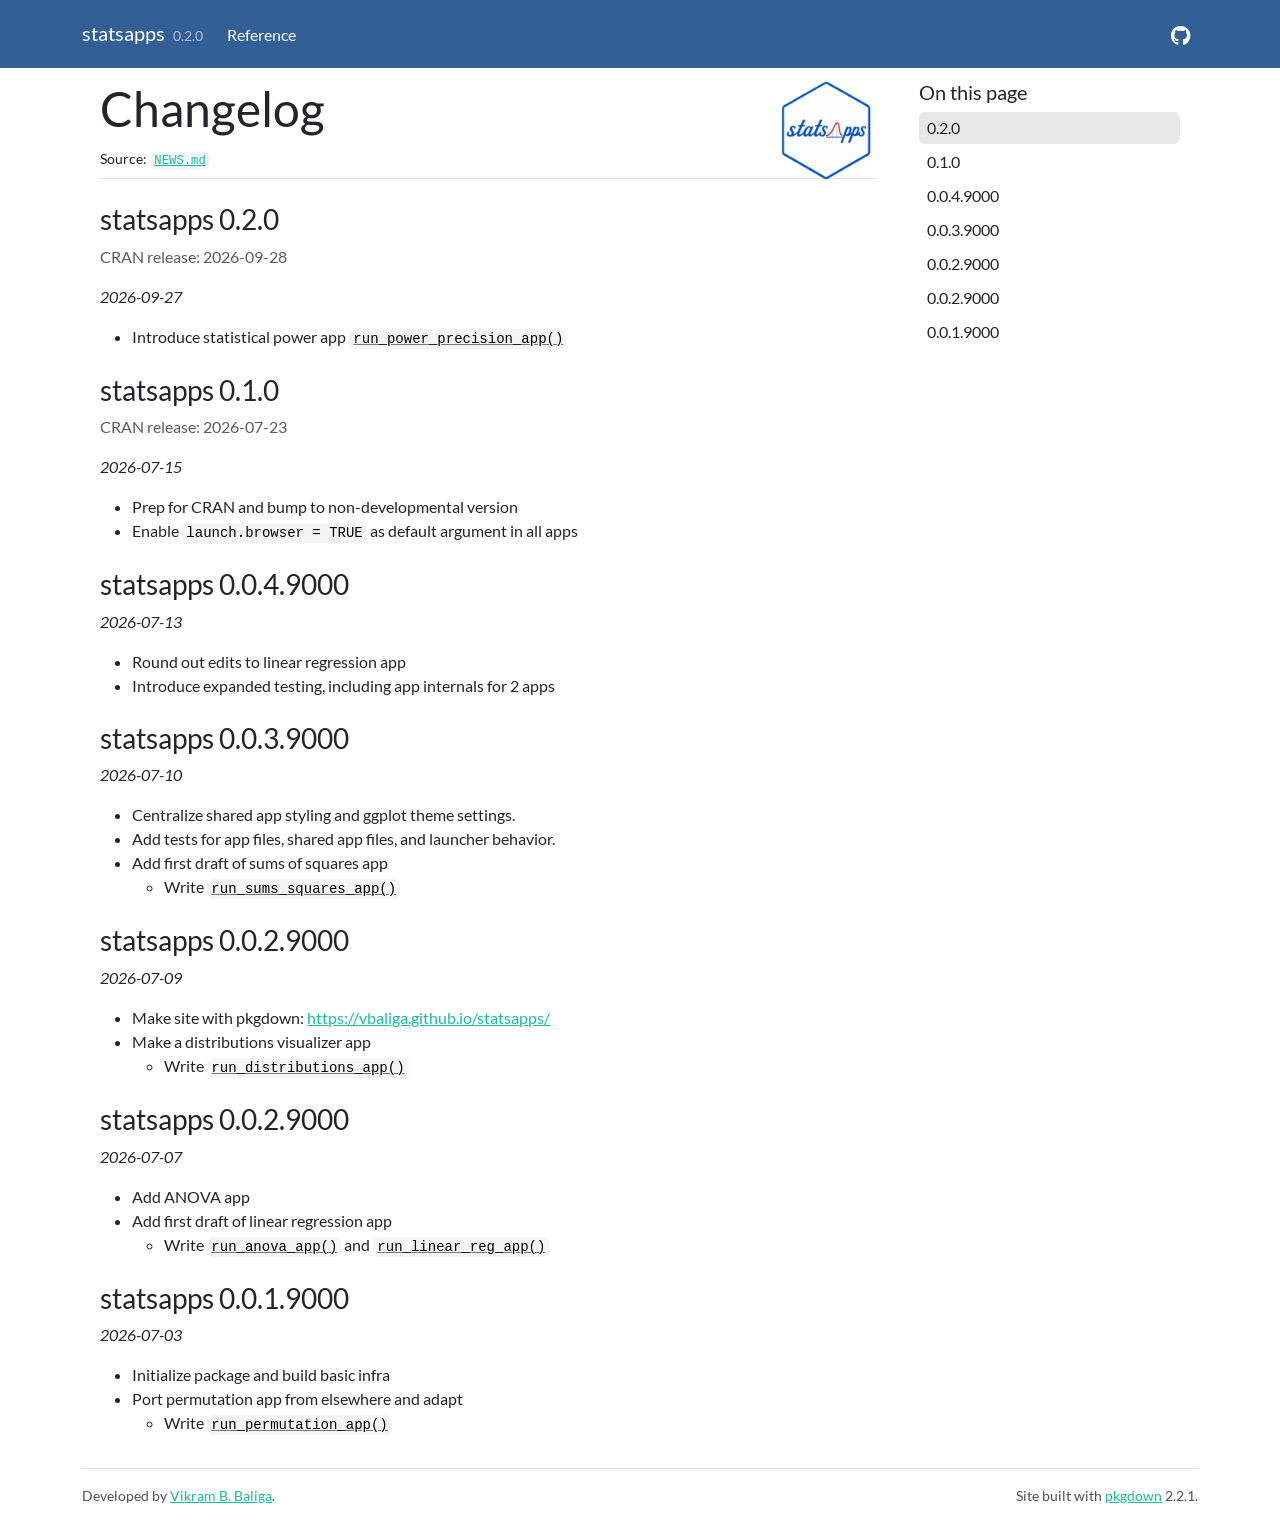
<file: news/index.html>
<!DOCTYPE html>
<!-- Generated by pkgdown: do not edit by hand --><html lang="en"><head><meta http-equiv="Content-Type" content="text/html; charset=UTF-8"><meta charset="utf-8"><meta http-equiv="X-UA-Compatible" content="IE=edge"><meta name="viewport" content="width=device-width, initial-scale=1, shrink-to-fit=no"><title>Changelog • statsapps</title><!-- favicons --><link rel="icon" type="image/png" sizes="96x96" href="../favicon-96x96.png"><link rel="icon" type="”image/svg+xml”" href="../favicon.svg"><link rel="apple-touch-icon" sizes="180x180" href="../apple-touch-icon.png"><link rel="icon" sizes="any" href="../favicon.ico"><link rel="manifest" href="../site.webmanifest"><script src="../deps/jquery-3.6.0/jquery-3.6.0.min.js"></script><meta name="viewport" content="width=device-width, initial-scale=1, shrink-to-fit=no"><link href="../deps/bootstrap-5.3.8/bootstrap.min.css" rel="stylesheet"><script src="../deps/bootstrap-5.3.8/bootstrap.bundle.min.js"></script><link href="../deps/font-awesome-6.5.2/css/all.min.css" rel="stylesheet"><link href="../deps/font-awesome-6.5.2/css/v4-shims.min.css" rel="stylesheet"><script src="../deps/headroom-0.11.0/headroom.min.js"></script><script src="../deps/headroom-0.11.0/jQuery.headroom.min.js"></script><script src="../deps/bootstrap-toc-1.0.1/bootstrap-toc.min.js"></script><script src="../deps/clipboard.js-2.0.11/clipboard.min.js"></script><script src="../deps/search-1.0.0/autocomplete.jquery.min.js"></script><script src="../deps/search-1.0.0/fuse.min.js"></script><script src="../deps/search-1.0.0/mark.min.js"></script><!-- pkgdown --><script src="../pkgdown.js"></script><meta property="og:title" content="Changelog"><meta property="og:image" content="https://vbaliga.github.io/statsapps/logo.png"></head><body>
    <a href="#main" class="visually-hidden-focusable">Skip to contents</a>


    <nav class="navbar navbar-expand-lg fixed-top bg-primary" data-bs-theme="dark" aria-label="Site navigation"><div class="container">

    <a class="navbar-brand me-2" href="../index.html">statsapps</a>

    <small class="nav-text text-muted me-auto" data-bs-toggle="tooltip" data-bs-placement="bottom" title="">0.2.0</small>


    <button class="navbar-toggler" type="button" data-bs-toggle="collapse" data-bs-target="#navbar" aria-controls="navbar" aria-expanded="false" aria-label="Toggle navigation">
      <span class="navbar-toggler-icon"></span>
    </button>

    <div id="navbar" class="collapse navbar-collapse ms-3">
      <ul class="navbar-nav me-auto"><li class="nav-item"><a class="nav-link" href="../reference/index.html">Reference</a></li>
      </ul><ul class="navbar-nav"><li class="nav-item"><a class="external-link nav-link" href="https://github.com/vbaliga/statsapps/" aria-label="GitHub"><span class="fa fab fa-github fa-lg"></span></a></li>
      </ul></div>


  </div>
</nav><div class="container template-news">
<div class="row">
  <main id="main" class="col-md-9"><div class="page-header">
      <img src="../logo.png" class="logo" alt=""><h1>Changelog</h1>
      <small>Source: <a href="https://github.com/vbaliga/statsapps/blob/v0.2.0/NEWS.md" class="external-link"><code>NEWS.md</code></a></small>
    </div>

    <div class="section level2">
<h2 class="pkg-version" data-toc-text="0.2.0" id="statsapps-020">statsapps 0.2.0<a class="anchor" aria-label="anchor" href="#statsapps-020"></a></h2><p class="text-muted">CRAN release: 2026-09-28</p>
<p><em>2026-09-27</em></p>
<ul><li>Introduce statistical power app <code><a href="../reference/run_power_precision_app.html">run_power_precision_app()</a></code>
</li>
</ul></div>
    <div class="section level2">
<h2 class="pkg-version" data-toc-text="0.1.0" id="statsapps-010">statsapps 0.1.0<a class="anchor" aria-label="anchor" href="#statsapps-010"></a></h2><p class="text-muted">CRAN release: 2026-07-23</p>
<p><em>2026-07-15</em></p>
<ul><li>Prep for CRAN and bump to non-developmental version</li>
<li>Enable <code>launch.browser = TRUE</code> as default argument in all apps</li>
</ul></div>
    <div class="section level2">
<h2 class="pkg-version" data-toc-text="0.0.4.9000" id="statsapps-0049000">statsapps 0.0.4.9000<a class="anchor" aria-label="anchor" href="#statsapps-0049000"></a></h2>
<p><em>2026-07-13</em></p>
<ul><li>Round out edits to linear regression app</li>
<li>Introduce expanded testing, including app internals for 2 apps</li>
</ul></div>
    <div class="section level2">
<h2 class="pkg-version" data-toc-text="0.0.3.9000" id="statsapps-0039000">statsapps 0.0.3.9000<a class="anchor" aria-label="anchor" href="#statsapps-0039000"></a></h2>
<p><em>2026-07-10</em></p>
<ul><li>Centralize shared app styling and ggplot theme settings.</li>
<li>Add tests for app files, shared app files, and launcher behavior.</li>
<li>Add first draft of sums of squares app
<ul><li>Write <code><a href="../reference/run_sums_squares_app.html">run_sums_squares_app()</a></code>
</li>
</ul></li>
</ul></div>
    <div class="section level2">
<h2 class="pkg-version" data-toc-text="0.0.2.9000" id="statsapps-0029000">statsapps 0.0.2.9000<a class="anchor" aria-label="anchor" href="#statsapps-0029000"></a></h2>
<p><em>2026-07-09</em></p>
<ul><li>Make site with pkgdown: <a href="https://vbaliga.github.io/statsapps/" class="uri">https://vbaliga.github.io/statsapps/</a>
</li>
<li>Make a distributions visualizer app
<ul><li>Write <code><a href="../reference/run_distributions_app.html">run_distributions_app()</a></code>
</li>
</ul></li>
</ul></div>
    <div class="section level2">
<h2 class="pkg-version" data-toc-text="0.0.2.9000" id="statsapps-0029000-1">statsapps 0.0.2.9000<a class="anchor" aria-label="anchor" href="#statsapps-0029000-1"></a></h2>
<p><em>2026-07-07</em></p>
<ul><li>Add ANOVA app</li>
<li>Add first draft of linear regression app
<ul><li>Write <code><a href="../reference/run_anova_app.html">run_anova_app()</a></code> and <code><a href="../reference/run_linear_reg_app.html">run_linear_reg_app()</a></code>
</li>
</ul></li>
</ul></div>
    <div class="section level2">
<h2 class="pkg-version" data-toc-text="0.0.1.9000" id="statsapps-0019000">statsapps 0.0.1.9000<a class="anchor" aria-label="anchor" href="#statsapps-0019000"></a></h2>
<p><em>2026-07-03</em></p>
<ul><li>Initialize package and build basic infra</li>
<li>Port permutation app from elsewhere and adapt
<ul><li>Write <code><a href="../reference/run_permutation_app.html">run_permutation_app()</a></code>
</li>
</ul></li>
</ul></div>
  </main><aside class="col-md-3"><nav id="toc" aria-label="Table of contents"><h2>On this page</h2>
    </nav></aside></div>


    <footer><div class="pkgdown-footer-left">
  <p>Developed by <a href="https://vbaliga.github.io/" class="external-link">Vikram B. Baliga</a>.</p>
</div>

<div class="pkgdown-footer-right">
  <p>Site built with <a href="https://pkgdown.r-lib.org/" class="external-link">pkgdown</a> 2.2.1.</p>
</div>

    </footer></div>





  </body></html>
</file>
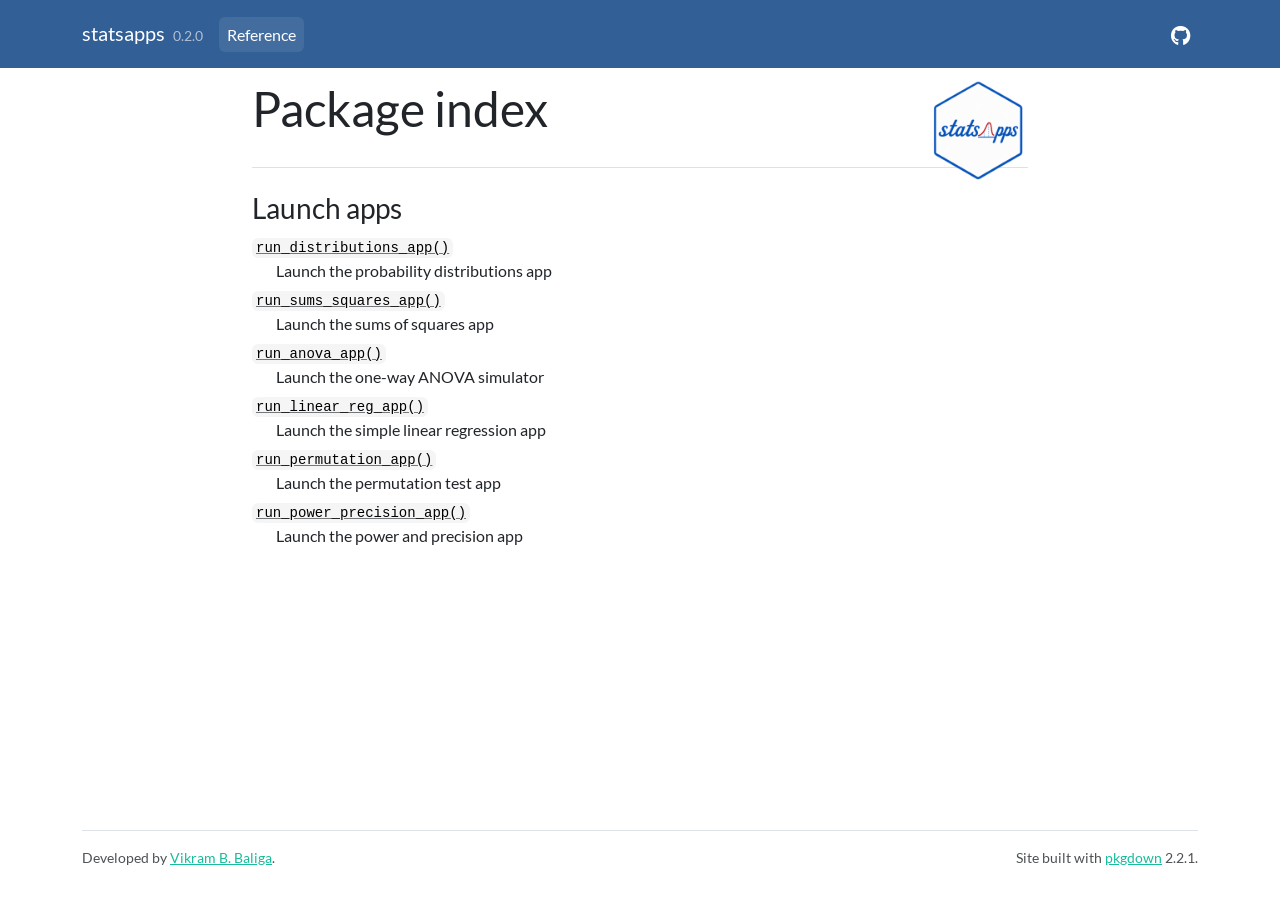
<file: reference/index.html>
<!DOCTYPE html>
<!-- Generated by pkgdown: do not edit by hand --><html lang="en"><head><meta http-equiv="Content-Type" content="text/html; charset=UTF-8"><meta charset="utf-8"><meta http-equiv="X-UA-Compatible" content="IE=edge"><meta name="viewport" content="width=device-width, initial-scale=1, shrink-to-fit=no"><title>Package index • statsapps</title><!-- favicons --><link rel="icon" type="image/png" sizes="96x96" href="../favicon-96x96.png"><link rel="icon" type="”image/svg+xml”" href="../favicon.svg"><link rel="apple-touch-icon" sizes="180x180" href="../apple-touch-icon.png"><link rel="icon" sizes="any" href="../favicon.ico"><link rel="manifest" href="../site.webmanifest"><script src="../deps/jquery-3.6.0/jquery-3.6.0.min.js"></script><meta name="viewport" content="width=device-width, initial-scale=1, shrink-to-fit=no"><link href="../deps/bootstrap-5.3.8/bootstrap.min.css" rel="stylesheet"><script src="../deps/bootstrap-5.3.8/bootstrap.bundle.min.js"></script><link href="../deps/font-awesome-6.5.2/css/all.min.css" rel="stylesheet"><link href="../deps/font-awesome-6.5.2/css/v4-shims.min.css" rel="stylesheet"><script src="../deps/headroom-0.11.0/headroom.min.js"></script><script src="../deps/headroom-0.11.0/jQuery.headroom.min.js"></script><script src="../deps/bootstrap-toc-1.0.1/bootstrap-toc.min.js"></script><script src="../deps/clipboard.js-2.0.11/clipboard.min.js"></script><script src="../deps/search-1.0.0/autocomplete.jquery.min.js"></script><script src="../deps/search-1.0.0/fuse.min.js"></script><script src="../deps/search-1.0.0/mark.min.js"></script><!-- pkgdown --><script src="../pkgdown.js"></script><meta property="og:title" content="Package index"><meta property="og:image" content="https://vbaliga.github.io/statsapps/logo.png"></head><body>
    <a href="#main" class="visually-hidden-focusable">Skip to contents</a>


    <nav class="navbar navbar-expand-lg fixed-top bg-primary" data-bs-theme="dark" aria-label="Site navigation"><div class="container">

    <a class="navbar-brand me-2" href="../index.html">statsapps</a>

    <small class="nav-text text-muted me-auto" data-bs-toggle="tooltip" data-bs-placement="bottom" title="">0.2.0</small>


    <button class="navbar-toggler" type="button" data-bs-toggle="collapse" data-bs-target="#navbar" aria-controls="navbar" aria-expanded="false" aria-label="Toggle navigation">
      <span class="navbar-toggler-icon"></span>
    </button>

    <div id="navbar" class="collapse navbar-collapse ms-3">
      <ul class="navbar-nav me-auto"><li class="active nav-item"><a class="nav-link" href="../reference/index.html">Reference</a></li>
      </ul><ul class="navbar-nav"><li class="nav-item"><a class="external-link nav-link" href="https://github.com/vbaliga/statsapps/" aria-label="GitHub"><span class="fa fab fa-github fa-lg"></span></a></li>
      </ul></div>


  </div>
</nav><div class="container template-reference-index">
<div class="row">
  <main id="main" class="col-md-9"><div class="page-header">
      <img src="../logo.png" class="logo" alt=""><h1>Package index</h1>
    </div>

    <div class="section level2">
      <h2 id="launch-apps">Launch apps<a class="anchor" aria-label="anchor" href="#launch-apps"></a></h2>



      <dl></dl></div><div class="section level2">




      <dl><dt>

          <code><a href="run_distributions_app.html">run_distributions_app()</a></code>

        </dt>
        <dd>Launch the probability distributions app</dd>

        <dt>

          <code><a href="run_sums_squares_app.html">run_sums_squares_app()</a></code>

        </dt>
        <dd>Launch the sums of squares app</dd>

        <dt>

          <code><a href="run_anova_app.html">run_anova_app()</a></code>

        </dt>
        <dd>Launch the one-way ANOVA simulator</dd>

        <dt>

          <code><a href="run_linear_reg_app.html">run_linear_reg_app()</a></code>

        </dt>
        <dd>Launch the simple linear regression app</dd>

        <dt>

          <code><a href="run_permutation_app.html">run_permutation_app()</a></code>

        </dt>
        <dd>Launch the permutation test app</dd>

        <dt>

          <code><a href="run_power_precision_app.html">run_power_precision_app()</a></code>

        </dt>
        <dd>Launch the power and precision app</dd>
      </dl></div>
  </main></div>


    <footer><div class="pkgdown-footer-left">
  <p>Developed by <a href="https://vbaliga.github.io/" class="external-link">Vikram B. Baliga</a>.</p>
</div>

<div class="pkgdown-footer-right">
  <p>Site built with <a href="https://pkgdown.r-lib.org/" class="external-link">pkgdown</a> 2.2.1.</p>
</div>

    </footer></div>





  </body></html>
</file>
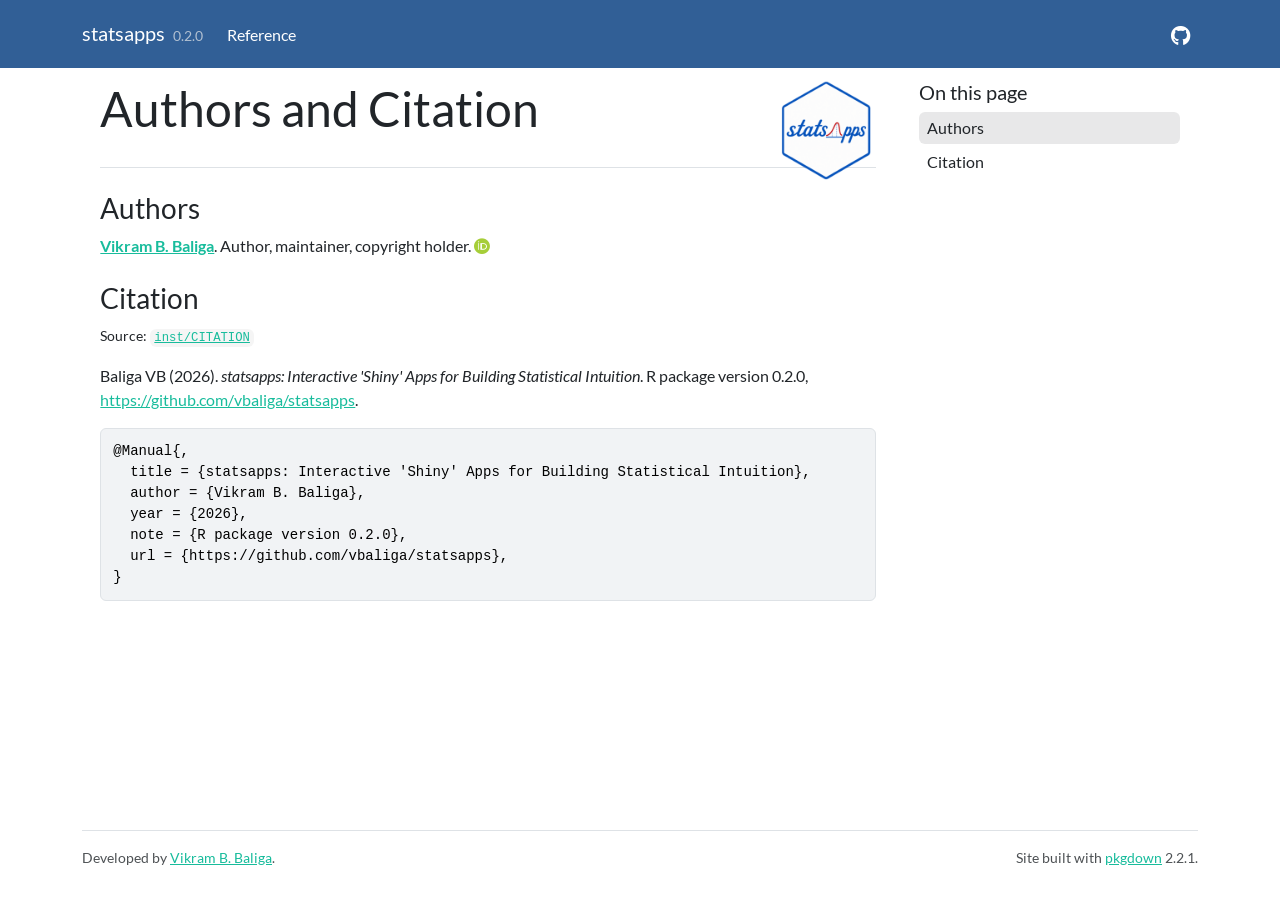
<file: authors.html>
<!DOCTYPE html>
<!-- Generated by pkgdown: do not edit by hand --><html lang="en"><head><meta http-equiv="Content-Type" content="text/html; charset=UTF-8"><meta charset="utf-8"><meta http-equiv="X-UA-Compatible" content="IE=edge"><meta name="viewport" content="width=device-width, initial-scale=1, shrink-to-fit=no"><title>Authors and Citation • statsapps</title><!-- favicons --><link rel="icon" type="image/png" sizes="96x96" href="favicon-96x96.png"><link rel="icon" type="”image/svg+xml”" href="favicon.svg"><link rel="apple-touch-icon" sizes="180x180" href="apple-touch-icon.png"><link rel="icon" sizes="any" href="favicon.ico"><link rel="manifest" href="site.webmanifest"><script src="deps/jquery-3.6.0/jquery-3.6.0.min.js"></script><meta name="viewport" content="width=device-width, initial-scale=1, shrink-to-fit=no"><link href="deps/bootstrap-5.3.8/bootstrap.min.css" rel="stylesheet"><script src="deps/bootstrap-5.3.8/bootstrap.bundle.min.js"></script><link href="deps/font-awesome-6.5.2/css/all.min.css" rel="stylesheet"><link href="deps/font-awesome-6.5.2/css/v4-shims.min.css" rel="stylesheet"><script src="deps/headroom-0.11.0/headroom.min.js"></script><script src="deps/headroom-0.11.0/jQuery.headroom.min.js"></script><script src="deps/bootstrap-toc-1.0.1/bootstrap-toc.min.js"></script><script src="deps/clipboard.js-2.0.11/clipboard.min.js"></script><script src="deps/search-1.0.0/autocomplete.jquery.min.js"></script><script src="deps/search-1.0.0/fuse.min.js"></script><script src="deps/search-1.0.0/mark.min.js"></script><!-- pkgdown --><script src="pkgdown.js"></script><meta property="og:title" content="Authors and Citation"><meta property="og:image" content="https://vbaliga.github.io/statsapps/logo.png"></head><body>
    <a href="#main" class="visually-hidden-focusable">Skip to contents</a>


    <nav class="navbar navbar-expand-lg fixed-top bg-primary" data-bs-theme="dark" aria-label="Site navigation"><div class="container">

    <a class="navbar-brand me-2" href="index.html">statsapps</a>

    <small class="nav-text text-muted me-auto" data-bs-toggle="tooltip" data-bs-placement="bottom" title="">0.2.0</small>


    <button class="navbar-toggler" type="button" data-bs-toggle="collapse" data-bs-target="#navbar" aria-controls="navbar" aria-expanded="false" aria-label="Toggle navigation">
      <span class="navbar-toggler-icon"></span>
    </button>

    <div id="navbar" class="collapse navbar-collapse ms-3">
      <ul class="navbar-nav me-auto"><li class="nav-item"><a class="nav-link" href="reference/index.html">Reference</a></li>
      </ul><ul class="navbar-nav"><li class="nav-item"><a class="external-link nav-link" href="https://github.com/vbaliga/statsapps/" aria-label="GitHub"><span class="fa fab fa-github fa-lg"></span></a></li>
      </ul></div>


  </div>
</nav><div class="container template-citation-authors">
<div class="row">
  <main id="main" class="col-md-9"><div class="page-header">
      <img src="logo.png" class="logo" alt=""><h1>Authors and Citation</h1>
    </div>

    <div class="section level2">
      <h2>Authors</h2>

      <ul class="list-unstyled"><li>
          <p><strong><a href="https://vbaliga.github.io/" class="external-link">Vikram B. Baliga</a></strong>. Author, maintainer, copyright holder. <a href="https://orcid.org/0000-0002-9367-8974" target="orcid.widget" aria-label="ORCID" class="external-link"><span class="fab fa-orcid orcid" aria-hidden="true"></span></a>
          </p>
        </li>
      </ul></div>

    <div class="section level2">
      <h2 id="citation">Citation</h2>
      <p><small class="dont-index">Source: <a href="https://github.com/vbaliga/statsapps/blob/v0.2.0/inst/CITATION" class="external-link"><code>inst/CITATION</code></a></small></p>

      <p>Baliga VB (2026).
<em>statsapps: Interactive 'Shiny' Apps for Building Statistical Intuition</em>.
R package version 0.2.0, <a href="https://github.com/vbaliga/statsapps" class="external-link">https://github.com/vbaliga/statsapps</a>.
</p>
      <pre>@Manual{,
  title = {statsapps: Interactive 'Shiny' Apps for Building Statistical Intuition},
  author = {Vikram B. Baliga},
  year = {2026},
  note = {R package version 0.2.0},
  url = {https://github.com/vbaliga/statsapps},
}</pre>
    </div>

  </main><aside class="col-md-3"><nav id="toc" aria-label="Table of contents"><h2>On this page</h2>
    </nav></aside></div>


    <footer><div class="pkgdown-footer-left">
  <p>Developed by <a href="https://vbaliga.github.io/" class="external-link">Vikram B. Baliga</a>.</p>
</div>

<div class="pkgdown-footer-right">
  <p>Site built with <a href="https://pkgdown.r-lib.org/" class="external-link">pkgdown</a> 2.2.1.</p>
</div>

    </footer></div>





  </body></html>
</file>
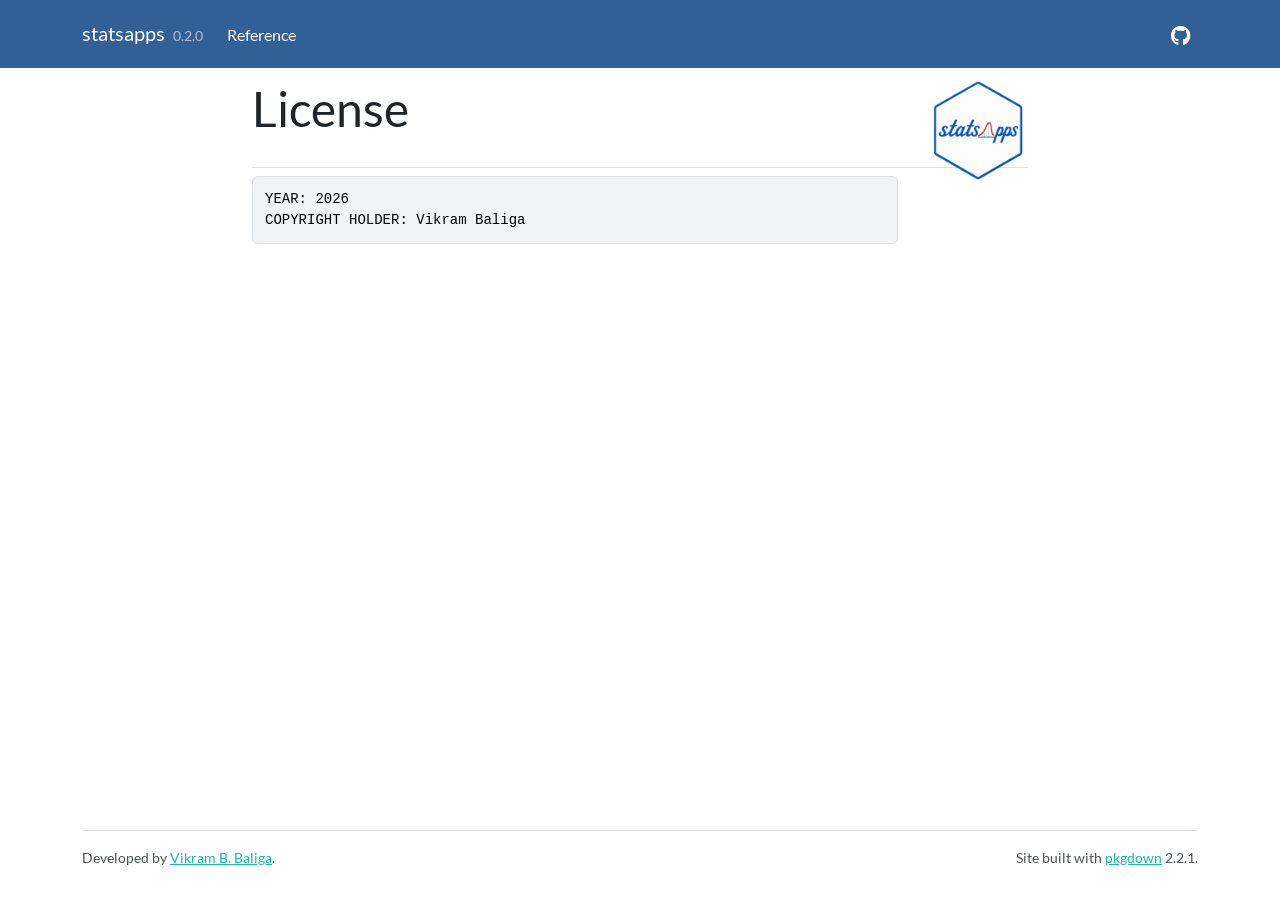
<file: LICENSE-text.html>
<!DOCTYPE html>
<!-- Generated by pkgdown: do not edit by hand --><html lang="en"><head><meta http-equiv="Content-Type" content="text/html; charset=UTF-8"><meta charset="utf-8"><meta http-equiv="X-UA-Compatible" content="IE=edge"><meta name="viewport" content="width=device-width, initial-scale=1, shrink-to-fit=no"><title>License • statsapps</title><!-- favicons --><link rel="icon" type="image/png" sizes="96x96" href="favicon-96x96.png"><link rel="icon" type="”image/svg+xml”" href="favicon.svg"><link rel="apple-touch-icon" sizes="180x180" href="apple-touch-icon.png"><link rel="icon" sizes="any" href="favicon.ico"><link rel="manifest" href="site.webmanifest"><script src="deps/jquery-3.6.0/jquery-3.6.0.min.js"></script><meta name="viewport" content="width=device-width, initial-scale=1, shrink-to-fit=no"><link href="deps/bootstrap-5.3.8/bootstrap.min.css" rel="stylesheet"><script src="deps/bootstrap-5.3.8/bootstrap.bundle.min.js"></script><link href="deps/font-awesome-6.5.2/css/all.min.css" rel="stylesheet"><link href="deps/font-awesome-6.5.2/css/v4-shims.min.css" rel="stylesheet"><script src="deps/headroom-0.11.0/headroom.min.js"></script><script src="deps/headroom-0.11.0/jQuery.headroom.min.js"></script><script src="deps/bootstrap-toc-1.0.1/bootstrap-toc.min.js"></script><script src="deps/clipboard.js-2.0.11/clipboard.min.js"></script><script src="deps/search-1.0.0/autocomplete.jquery.min.js"></script><script src="deps/search-1.0.0/fuse.min.js"></script><script src="deps/search-1.0.0/mark.min.js"></script><!-- pkgdown --><script src="pkgdown.js"></script><meta property="og:title" content="License"><meta property="og:image" content="https://vbaliga.github.io/statsapps/logo.png"></head><body>
    <a href="#main" class="visually-hidden-focusable">Skip to contents</a>


    <nav class="navbar navbar-expand-lg fixed-top bg-primary" data-bs-theme="dark" aria-label="Site navigation"><div class="container">

    <a class="navbar-brand me-2" href="index.html">statsapps</a>

    <small class="nav-text text-muted me-auto" data-bs-toggle="tooltip" data-bs-placement="bottom" title="">0.2.0</small>


    <button class="navbar-toggler" type="button" data-bs-toggle="collapse" data-bs-target="#navbar" aria-controls="navbar" aria-expanded="false" aria-label="Toggle navigation">
      <span class="navbar-toggler-icon"></span>
    </button>

    <div id="navbar" class="collapse navbar-collapse ms-3">
      <ul class="navbar-nav me-auto"><li class="nav-item"><a class="nav-link" href="reference/index.html">Reference</a></li>
      </ul><ul class="navbar-nav"><li class="nav-item"><a class="external-link nav-link" href="https://github.com/vbaliga/statsapps/" aria-label="GitHub"><span class="fa fab fa-github fa-lg"></span></a></li>
      </ul></div>


  </div>
</nav><div class="container template-title-body">
<div class="row">
  <main id="main" class="col-md-9"><div class="page-header">
      <img src="logo.png" class="logo" alt=""><h1>License</h1>

    </div>

<pre>YEAR: 2026
COPYRIGHT HOLDER: Vikram Baliga
</pre>

  </main></div>


    <footer><div class="pkgdown-footer-left">
  <p>Developed by <a href="https://vbaliga.github.io/" class="external-link">Vikram B. Baliga</a>.</p>
</div>

<div class="pkgdown-footer-right">
  <p>Site built with <a href="https://pkgdown.r-lib.org/" class="external-link">pkgdown</a> 2.2.1.</p>
</div>

    </footer></div>





  </body></html>
</file>
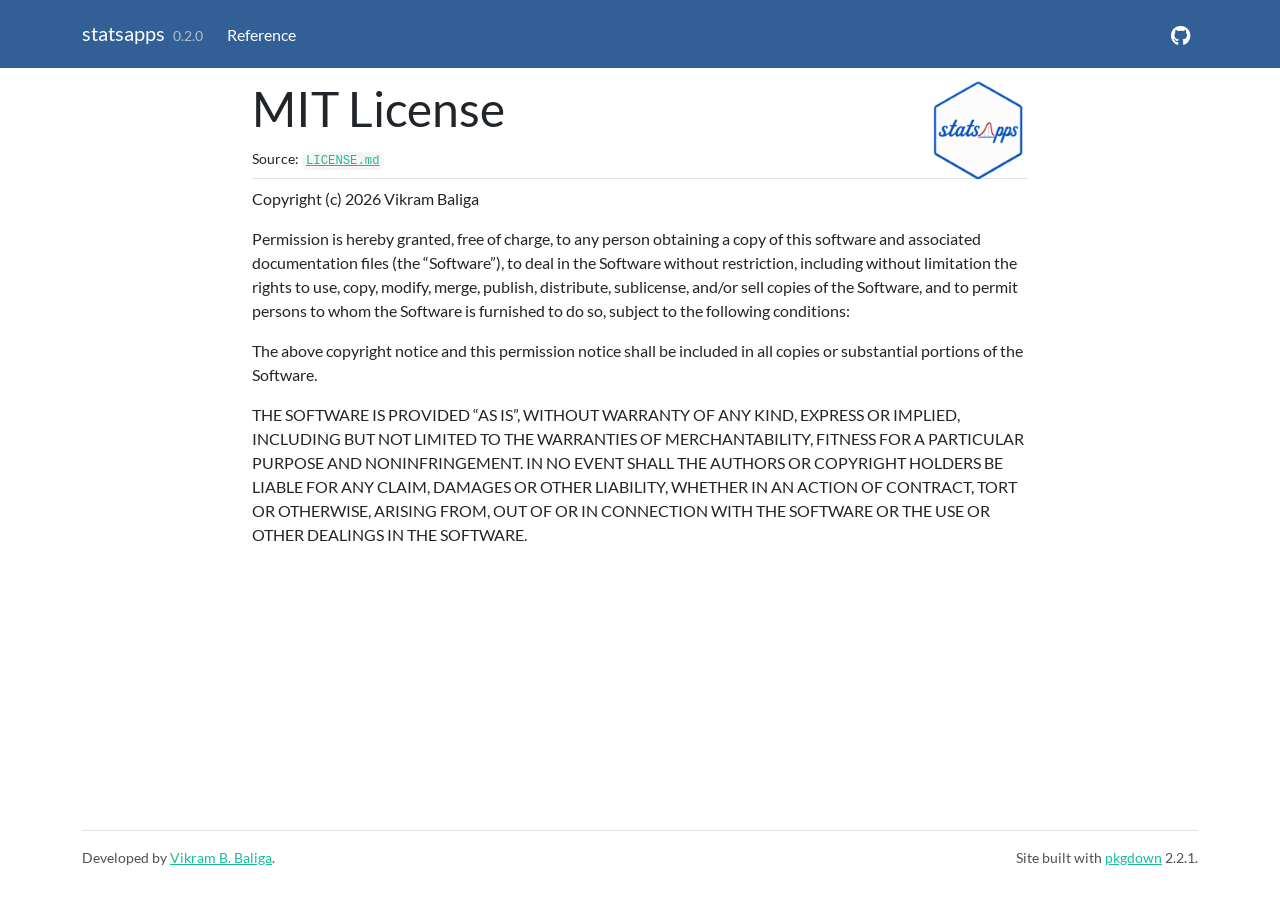
<file: LICENSE.html>
<!DOCTYPE html>
<!-- Generated by pkgdown: do not edit by hand --><html lang="en"><head><meta http-equiv="Content-Type" content="text/html; charset=UTF-8"><meta charset="utf-8"><meta http-equiv="X-UA-Compatible" content="IE=edge"><meta name="viewport" content="width=device-width, initial-scale=1, shrink-to-fit=no"><title>MIT License • statsapps</title><!-- favicons --><link rel="icon" type="image/png" sizes="96x96" href="favicon-96x96.png"><link rel="icon" type="”image/svg+xml”" href="favicon.svg"><link rel="apple-touch-icon" sizes="180x180" href="apple-touch-icon.png"><link rel="icon" sizes="any" href="favicon.ico"><link rel="manifest" href="site.webmanifest"><script src="deps/jquery-3.6.0/jquery-3.6.0.min.js"></script><meta name="viewport" content="width=device-width, initial-scale=1, shrink-to-fit=no"><link href="deps/bootstrap-5.3.8/bootstrap.min.css" rel="stylesheet"><script src="deps/bootstrap-5.3.8/bootstrap.bundle.min.js"></script><link href="deps/font-awesome-6.5.2/css/all.min.css" rel="stylesheet"><link href="deps/font-awesome-6.5.2/css/v4-shims.min.css" rel="stylesheet"><script src="deps/headroom-0.11.0/headroom.min.js"></script><script src="deps/headroom-0.11.0/jQuery.headroom.min.js"></script><script src="deps/bootstrap-toc-1.0.1/bootstrap-toc.min.js"></script><script src="deps/clipboard.js-2.0.11/clipboard.min.js"></script><script src="deps/search-1.0.0/autocomplete.jquery.min.js"></script><script src="deps/search-1.0.0/fuse.min.js"></script><script src="deps/search-1.0.0/mark.min.js"></script><!-- pkgdown --><script src="pkgdown.js"></script><meta property="og:title" content="MIT License"><meta property="og:image" content="https://vbaliga.github.io/statsapps/logo.png"></head><body>
    <a href="#main" class="visually-hidden-focusable">Skip to contents</a>


    <nav class="navbar navbar-expand-lg fixed-top bg-primary" data-bs-theme="dark" aria-label="Site navigation"><div class="container">

    <a class="navbar-brand me-2" href="index.html">statsapps</a>

    <small class="nav-text text-muted me-auto" data-bs-toggle="tooltip" data-bs-placement="bottom" title="">0.2.0</small>


    <button class="navbar-toggler" type="button" data-bs-toggle="collapse" data-bs-target="#navbar" aria-controls="navbar" aria-expanded="false" aria-label="Toggle navigation">
      <span class="navbar-toggler-icon"></span>
    </button>

    <div id="navbar" class="collapse navbar-collapse ms-3">
      <ul class="navbar-nav me-auto"><li class="nav-item"><a class="nav-link" href="reference/index.html">Reference</a></li>
      </ul><ul class="navbar-nav"><li class="nav-item"><a class="external-link nav-link" href="https://github.com/vbaliga/statsapps/" aria-label="GitHub"><span class="fa fab fa-github fa-lg"></span></a></li>
      </ul></div>


  </div>
</nav><div class="container template-title-body">
<div class="row">
  <main id="main" class="col-md-9"><div class="page-header">
      <img src="logo.png" class="logo" alt=""><h1>MIT License</h1>
      <small class="dont-index">Source: <a href="https://github.com/vbaliga/statsapps/blob/v0.2.0/LICENSE.md" class="external-link"><code>LICENSE.md</code></a></small>
    </div>

<div id="mit-license" class="section level1">

<p>Copyright (c) 2026 Vikram Baliga</p>
<p>Permission is hereby granted, free of charge, to any person obtaining a copy of this software and associated documentation files (the “Software”), to deal in the Software without restriction, including without limitation the rights to use, copy, modify, merge, publish, distribute, sublicense, and/or sell copies of the Software, and to permit persons to whom the Software is furnished to do so, subject to the following conditions:</p>
<p>The above copyright notice and this permission notice shall be included in all copies or substantial portions of the Software.</p>
<p>THE SOFTWARE IS PROVIDED “AS IS”, WITHOUT WARRANTY OF ANY KIND, EXPRESS OR IMPLIED, INCLUDING BUT NOT LIMITED TO THE WARRANTIES OF MERCHANTABILITY, FITNESS FOR A PARTICULAR PURPOSE AND NONINFRINGEMENT. IN NO EVENT SHALL THE AUTHORS OR COPYRIGHT HOLDERS BE LIABLE FOR ANY CLAIM, DAMAGES OR OTHER LIABILITY, WHETHER IN AN ACTION OF CONTRACT, TORT OR OTHERWISE, ARISING FROM, OUT OF OR IN CONNECTION WITH THE SOFTWARE OR THE USE OR OTHER DEALINGS IN THE SOFTWARE.</p>
</div>

  </main></div>


    <footer><div class="pkgdown-footer-left">
  <p>Developed by <a href="https://vbaliga.github.io/" class="external-link">Vikram B. Baliga</a>.</p>
</div>

<div class="pkgdown-footer-right">
  <p>Site built with <a href="https://pkgdown.r-lib.org/" class="external-link">pkgdown</a> 2.2.1.</p>
</div>

    </footer></div>





  </body></html>
</file>
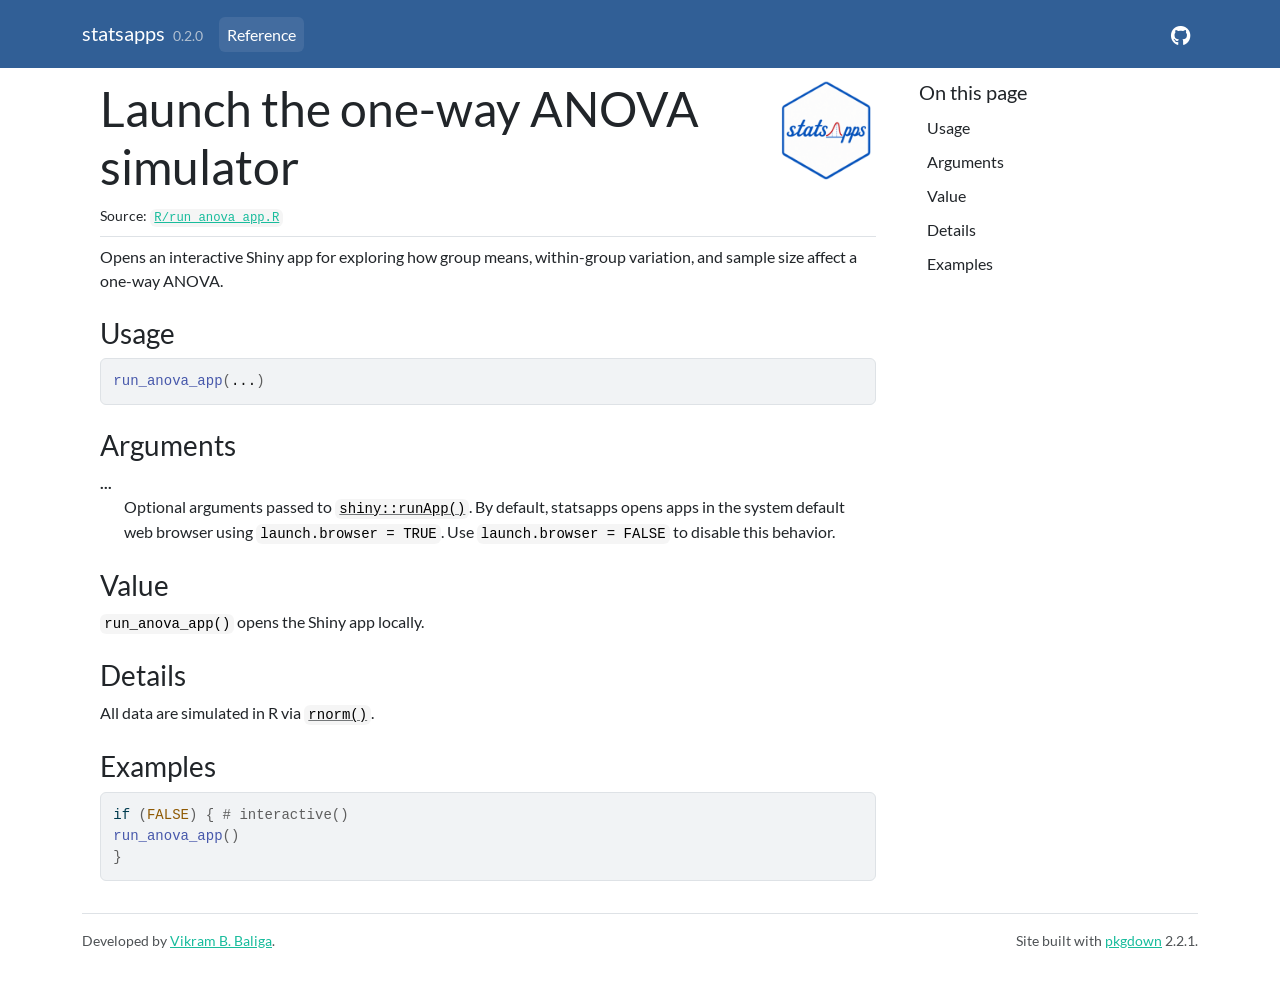
<file: reference/run_anova_app.html>
<!DOCTYPE html>
<!-- Generated by pkgdown: do not edit by hand --><html lang="en"><head><meta http-equiv="Content-Type" content="text/html; charset=UTF-8"><meta charset="utf-8"><meta http-equiv="X-UA-Compatible" content="IE=edge"><meta name="viewport" content="width=device-width, initial-scale=1, shrink-to-fit=no"><title>Launch the one-way ANOVA simulator — run_anova_app • statsapps</title><!-- favicons --><link rel="icon" type="image/png" sizes="96x96" href="../favicon-96x96.png"><link rel="icon" type="”image/svg+xml”" href="../favicon.svg"><link rel="apple-touch-icon" sizes="180x180" href="../apple-touch-icon.png"><link rel="icon" sizes="any" href="../favicon.ico"><link rel="manifest" href="../site.webmanifest"><script src="../deps/jquery-3.6.0/jquery-3.6.0.min.js"></script><meta name="viewport" content="width=device-width, initial-scale=1, shrink-to-fit=no"><link href="../deps/bootstrap-5.3.8/bootstrap.min.css" rel="stylesheet"><script src="../deps/bootstrap-5.3.8/bootstrap.bundle.min.js"></script><link href="../deps/font-awesome-6.5.2/css/all.min.css" rel="stylesheet"><link href="../deps/font-awesome-6.5.2/css/v4-shims.min.css" rel="stylesheet"><script src="../deps/headroom-0.11.0/headroom.min.js"></script><script src="../deps/headroom-0.11.0/jQuery.headroom.min.js"></script><script src="../deps/bootstrap-toc-1.0.1/bootstrap-toc.min.js"></script><script src="../deps/clipboard.js-2.0.11/clipboard.min.js"></script><script src="../deps/search-1.0.0/autocomplete.jquery.min.js"></script><script src="../deps/search-1.0.0/fuse.min.js"></script><script src="../deps/search-1.0.0/mark.min.js"></script><!-- pkgdown --><script src="../pkgdown.js"></script><meta property="og:title" content="Launch the one-way ANOVA simulator — run_anova_app"><meta name="description" content="Opens an interactive Shiny app for exploring how group means, within-group
variation, and sample size affect a one-way ANOVA."><meta property="og:description" content="Opens an interactive Shiny app for exploring how group means, within-group
variation, and sample size affect a one-way ANOVA."><meta property="og:image" content="https://vbaliga.github.io/statsapps/logo.png"></head><body>
    <a href="#main" class="visually-hidden-focusable">Skip to contents</a>


    <nav class="navbar navbar-expand-lg fixed-top bg-primary" data-bs-theme="dark" aria-label="Site navigation"><div class="container">

    <a class="navbar-brand me-2" href="../index.html">statsapps</a>

    <small class="nav-text text-muted me-auto" data-bs-toggle="tooltip" data-bs-placement="bottom" title="">0.2.0</small>


    <button class="navbar-toggler" type="button" data-bs-toggle="collapse" data-bs-target="#navbar" aria-controls="navbar" aria-expanded="false" aria-label="Toggle navigation">
      <span class="navbar-toggler-icon"></span>
    </button>

    <div id="navbar" class="collapse navbar-collapse ms-3">
      <ul class="navbar-nav me-auto"><li class="active nav-item"><a class="nav-link" href="../reference/index.html">Reference</a></li>
      </ul><ul class="navbar-nav"><li class="nav-item"><a class="external-link nav-link" href="https://github.com/vbaliga/statsapps/" aria-label="GitHub"><span class="fa fab fa-github fa-lg"></span></a></li>
      </ul></div>


  </div>
</nav><div class="container template-reference-topic">
<div class="row">
  <main id="main" class="col-md-9"><div class="page-header">
      <img src="../logo.png" class="logo" alt=""><h1>Launch the one-way ANOVA simulator</h1>
      <small class="dont-index">Source: <a href="https://github.com/vbaliga/statsapps/blob/v0.2.0/R/run_anova_app.R" class="external-link"><code>R/run_anova_app.R</code></a></small>
      <div class="d-none name"><code>run_anova_app.Rd</code></div>
    </div>

    <div class="ref-description section level2">
    <p>Opens an interactive Shiny app for exploring how group means, within-group
variation, and sample size affect a one-way ANOVA.</p>
    </div>

    <div class="section level2">
    <h2 id="ref-usage">Usage<a class="anchor" aria-label="anchor" href="#ref-usage"></a></h2>
    <div class="sourceCode"><pre class="sourceCode r"><code><span><span class="fu">run_anova_app</span><span class="op">(</span><span class="va">...</span><span class="op">)</span></span></code></pre></div>
    </div>

    <div class="section level2">
    <h2 id="arguments">Arguments<a class="anchor" aria-label="anchor" href="#arguments"></a></h2>


<dl><dt id="arg--">...<a class="anchor" aria-label="anchor" href="#arg--"></a></dt>
<dd><p>Optional arguments passed to <code><a href="https://rdrr.io/pkg/shiny/man/runApp.html" class="external-link">shiny::runApp()</a></code>. By default,
statsapps opens apps in the system default web browser using
<code>launch.browser = TRUE</code>. Use <code>launch.browser = FALSE</code> to disable this
behavior.</p></dd>

</dl></div>
    <div class="section level2">
    <h2 id="value">Value<a class="anchor" aria-label="anchor" href="#value"></a></h2>
    <p><code>run_anova_app()</code> opens the Shiny app locally.</p>
    </div>
    <div class="section level2">
    <h2 id="details">Details<a class="anchor" aria-label="anchor" href="#details"></a></h2>
    <p>All data are simulated in R via <code><a href="https://rdrr.io/r/stats/Normal.html" class="external-link">rnorm()</a></code>.</p>
    </div>

    <div class="section level2">
    <h2 id="ref-examples">Examples<a class="anchor" aria-label="anchor" href="#ref-examples"></a></h2>
    <div class="sourceCode"><pre class="sourceCode r"><code><span class="r-in"><span><span class="kw">if</span> <span class="op">(</span><span class="cn">FALSE</span><span class="op">)</span> <span class="op">{</span> <span class="co"># interactive()</span></span></span>
<span class="r-in"><span><span class="fu">run_anova_app</span><span class="op">(</span><span class="op">)</span></span></span>
<span class="r-in"><span><span class="op">}</span></span></span>
</code></pre></div>
    </div>
  </main><aside class="col-md-3"><nav id="toc" aria-label="Table of contents"><h2>On this page</h2>
    </nav></aside></div>


    <footer><div class="pkgdown-footer-left">
  <p>Developed by <a href="https://vbaliga.github.io/" class="external-link">Vikram B. Baliga</a>.</p>
</div>

<div class="pkgdown-footer-right">
  <p>Site built with <a href="https://pkgdown.r-lib.org/" class="external-link">pkgdown</a> 2.2.1.</p>
</div>

    </footer></div>





  </body></html>
</file>
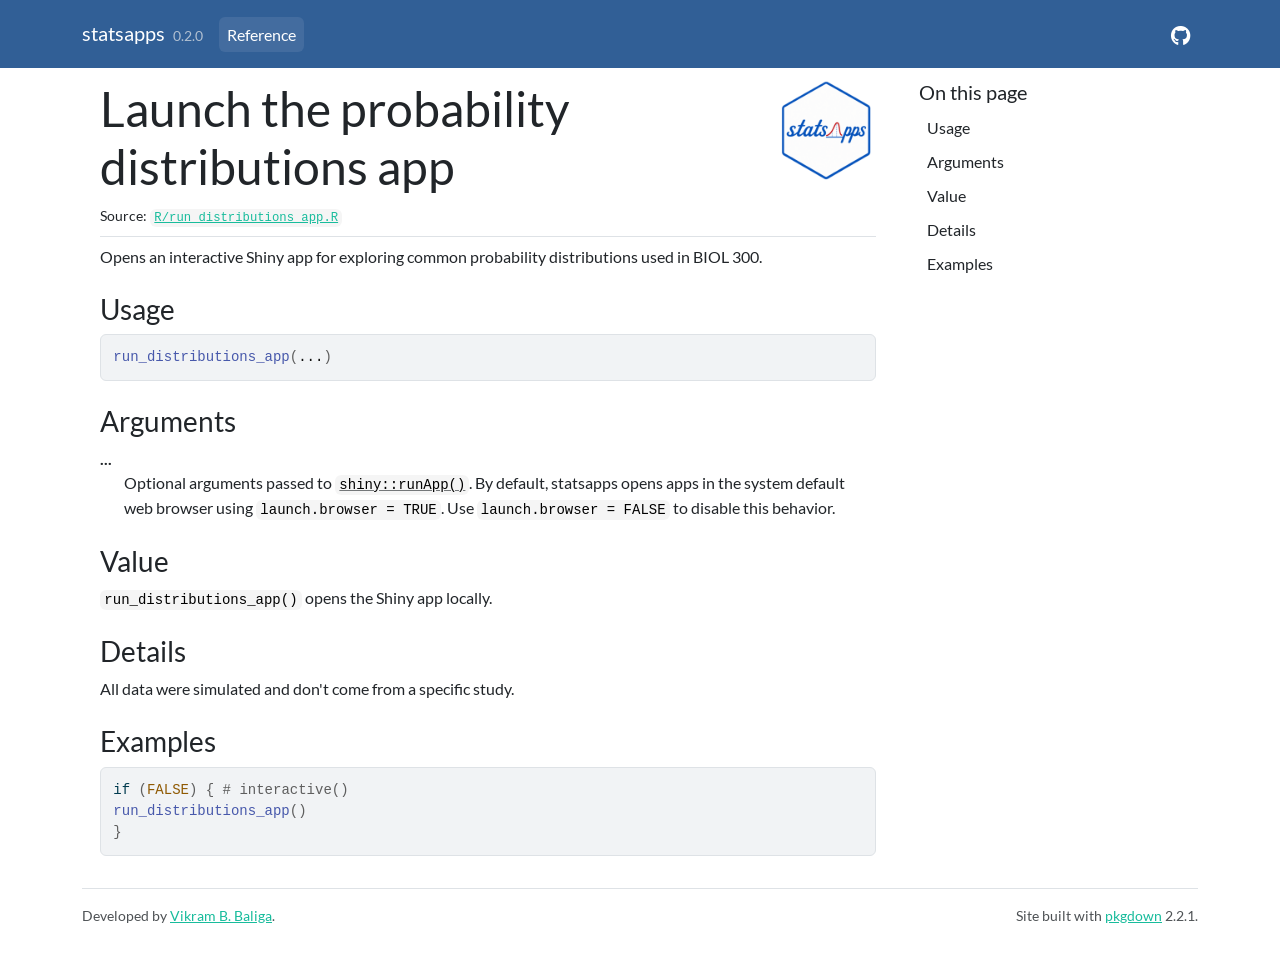
<file: reference/run_distributions_app.html>
<!DOCTYPE html>
<!-- Generated by pkgdown: do not edit by hand --><html lang="en"><head><meta http-equiv="Content-Type" content="text/html; charset=UTF-8"><meta charset="utf-8"><meta http-equiv="X-UA-Compatible" content="IE=edge"><meta name="viewport" content="width=device-width, initial-scale=1, shrink-to-fit=no"><title>Launch the probability distributions app — run_distributions_app • statsapps</title><!-- favicons --><link rel="icon" type="image/png" sizes="96x96" href="../favicon-96x96.png"><link rel="icon" type="”image/svg+xml”" href="../favicon.svg"><link rel="apple-touch-icon" sizes="180x180" href="../apple-touch-icon.png"><link rel="icon" sizes="any" href="../favicon.ico"><link rel="manifest" href="../site.webmanifest"><script src="../deps/jquery-3.6.0/jquery-3.6.0.min.js"></script><meta name="viewport" content="width=device-width, initial-scale=1, shrink-to-fit=no"><link href="../deps/bootstrap-5.3.8/bootstrap.min.css" rel="stylesheet"><script src="../deps/bootstrap-5.3.8/bootstrap.bundle.min.js"></script><link href="../deps/font-awesome-6.5.2/css/all.min.css" rel="stylesheet"><link href="../deps/font-awesome-6.5.2/css/v4-shims.min.css" rel="stylesheet"><script src="../deps/headroom-0.11.0/headroom.min.js"></script><script src="../deps/headroom-0.11.0/jQuery.headroom.min.js"></script><script src="../deps/bootstrap-toc-1.0.1/bootstrap-toc.min.js"></script><script src="../deps/clipboard.js-2.0.11/clipboard.min.js"></script><script src="../deps/search-1.0.0/autocomplete.jquery.min.js"></script><script src="../deps/search-1.0.0/fuse.min.js"></script><script src="../deps/search-1.0.0/mark.min.js"></script><!-- pkgdown --><script src="../pkgdown.js"></script><meta property="og:title" content="Launch the probability distributions app — run_distributions_app"><meta name="description" content="Opens an interactive Shiny app for exploring common probability distributions
used in BIOL 300."><meta property="og:description" content="Opens an interactive Shiny app for exploring common probability distributions
used in BIOL 300."><meta property="og:image" content="https://vbaliga.github.io/statsapps/logo.png"></head><body>
    <a href="#main" class="visually-hidden-focusable">Skip to contents</a>


    <nav class="navbar navbar-expand-lg fixed-top bg-primary" data-bs-theme="dark" aria-label="Site navigation"><div class="container">

    <a class="navbar-brand me-2" href="../index.html">statsapps</a>

    <small class="nav-text text-muted me-auto" data-bs-toggle="tooltip" data-bs-placement="bottom" title="">0.2.0</small>


    <button class="navbar-toggler" type="button" data-bs-toggle="collapse" data-bs-target="#navbar" aria-controls="navbar" aria-expanded="false" aria-label="Toggle navigation">
      <span class="navbar-toggler-icon"></span>
    </button>

    <div id="navbar" class="collapse navbar-collapse ms-3">
      <ul class="navbar-nav me-auto"><li class="active nav-item"><a class="nav-link" href="../reference/index.html">Reference</a></li>
      </ul><ul class="navbar-nav"><li class="nav-item"><a class="external-link nav-link" href="https://github.com/vbaliga/statsapps/" aria-label="GitHub"><span class="fa fab fa-github fa-lg"></span></a></li>
      </ul></div>


  </div>
</nav><div class="container template-reference-topic">
<div class="row">
  <main id="main" class="col-md-9"><div class="page-header">
      <img src="../logo.png" class="logo" alt=""><h1>Launch the probability distributions app</h1>
      <small class="dont-index">Source: <a href="https://github.com/vbaliga/statsapps/blob/v0.2.0/R/run_distributions_app.R" class="external-link"><code>R/run_distributions_app.R</code></a></small>
      <div class="d-none name"><code>run_distributions_app.Rd</code></div>
    </div>

    <div class="ref-description section level2">
    <p>Opens an interactive Shiny app for exploring common probability distributions
used in BIOL 300.</p>
    </div>

    <div class="section level2">
    <h2 id="ref-usage">Usage<a class="anchor" aria-label="anchor" href="#ref-usage"></a></h2>
    <div class="sourceCode"><pre class="sourceCode r"><code><span><span class="fu">run_distributions_app</span><span class="op">(</span><span class="va">...</span><span class="op">)</span></span></code></pre></div>
    </div>

    <div class="section level2">
    <h2 id="arguments">Arguments<a class="anchor" aria-label="anchor" href="#arguments"></a></h2>


<dl><dt id="arg--">...<a class="anchor" aria-label="anchor" href="#arg--"></a></dt>
<dd><p>Optional arguments passed to <code><a href="https://rdrr.io/pkg/shiny/man/runApp.html" class="external-link">shiny::runApp()</a></code>. By default,
statsapps opens apps in the system default web browser using
<code>launch.browser = TRUE</code>. Use <code>launch.browser = FALSE</code> to disable this
behavior.</p></dd>

</dl></div>
    <div class="section level2">
    <h2 id="value">Value<a class="anchor" aria-label="anchor" href="#value"></a></h2>
    <p><code>run_distributions_app()</code> opens the Shiny app locally.</p>
    </div>
    <div class="section level2">
    <h2 id="details">Details<a class="anchor" aria-label="anchor" href="#details"></a></h2>
    <p>All data were simulated and don't come from a specific study.</p>
    </div>

    <div class="section level2">
    <h2 id="ref-examples">Examples<a class="anchor" aria-label="anchor" href="#ref-examples"></a></h2>
    <div class="sourceCode"><pre class="sourceCode r"><code><span class="r-in"><span><span class="kw">if</span> <span class="op">(</span><span class="cn">FALSE</span><span class="op">)</span> <span class="op">{</span> <span class="co"># interactive()</span></span></span>
<span class="r-in"><span><span class="fu">run_distributions_app</span><span class="op">(</span><span class="op">)</span></span></span>
<span class="r-in"><span><span class="op">}</span></span></span>
</code></pre></div>
    </div>
  </main><aside class="col-md-3"><nav id="toc" aria-label="Table of contents"><h2>On this page</h2>
    </nav></aside></div>


    <footer><div class="pkgdown-footer-left">
  <p>Developed by <a href="https://vbaliga.github.io/" class="external-link">Vikram B. Baliga</a>.</p>
</div>

<div class="pkgdown-footer-right">
  <p>Site built with <a href="https://pkgdown.r-lib.org/" class="external-link">pkgdown</a> 2.2.1.</p>
</div>

    </footer></div>





  </body></html>
</file>
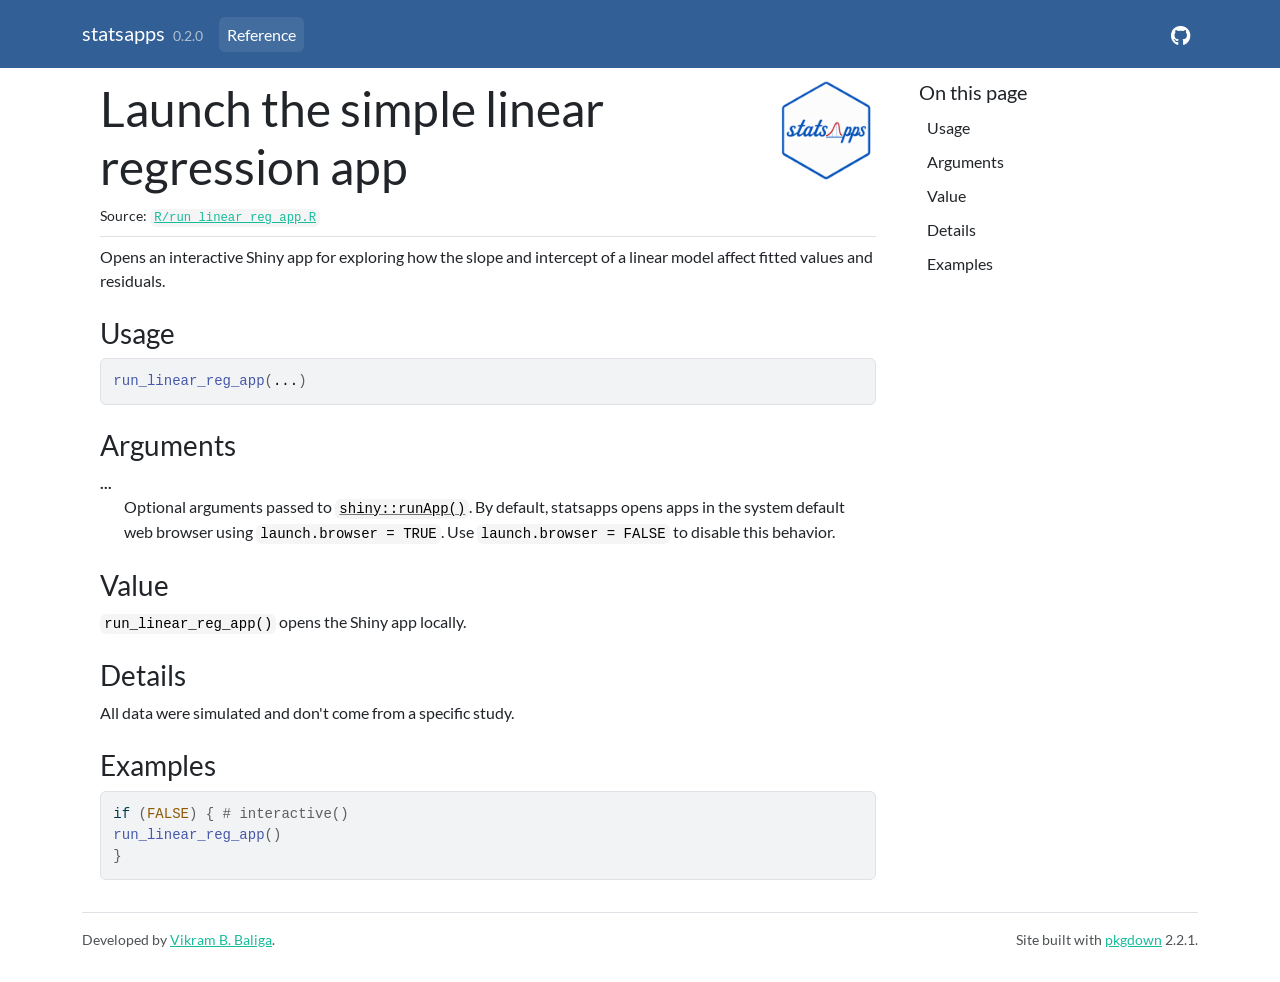
<file: reference/run_linear_reg_app.html>
<!DOCTYPE html>
<!-- Generated by pkgdown: do not edit by hand --><html lang="en"><head><meta http-equiv="Content-Type" content="text/html; charset=UTF-8"><meta charset="utf-8"><meta http-equiv="X-UA-Compatible" content="IE=edge"><meta name="viewport" content="width=device-width, initial-scale=1, shrink-to-fit=no"><title>Launch the simple linear regression app — run_linear_reg_app • statsapps</title><!-- favicons --><link rel="icon" type="image/png" sizes="96x96" href="../favicon-96x96.png"><link rel="icon" type="”image/svg+xml”" href="../favicon.svg"><link rel="apple-touch-icon" sizes="180x180" href="../apple-touch-icon.png"><link rel="icon" sizes="any" href="../favicon.ico"><link rel="manifest" href="../site.webmanifest"><script src="../deps/jquery-3.6.0/jquery-3.6.0.min.js"></script><meta name="viewport" content="width=device-width, initial-scale=1, shrink-to-fit=no"><link href="../deps/bootstrap-5.3.8/bootstrap.min.css" rel="stylesheet"><script src="../deps/bootstrap-5.3.8/bootstrap.bundle.min.js"></script><link href="../deps/font-awesome-6.5.2/css/all.min.css" rel="stylesheet"><link href="../deps/font-awesome-6.5.2/css/v4-shims.min.css" rel="stylesheet"><script src="../deps/headroom-0.11.0/headroom.min.js"></script><script src="../deps/headroom-0.11.0/jQuery.headroom.min.js"></script><script src="../deps/bootstrap-toc-1.0.1/bootstrap-toc.min.js"></script><script src="../deps/clipboard.js-2.0.11/clipboard.min.js"></script><script src="../deps/search-1.0.0/autocomplete.jquery.min.js"></script><script src="../deps/search-1.0.0/fuse.min.js"></script><script src="../deps/search-1.0.0/mark.min.js"></script><!-- pkgdown --><script src="../pkgdown.js"></script><meta property="og:title" content="Launch the simple linear regression app — run_linear_reg_app"><meta name="description" content="Opens an interactive Shiny app for exploring how the slope and intercept of a
linear model affect fitted values and residuals."><meta property="og:description" content="Opens an interactive Shiny app for exploring how the slope and intercept of a
linear model affect fitted values and residuals."><meta property="og:image" content="https://vbaliga.github.io/statsapps/logo.png"></head><body>
    <a href="#main" class="visually-hidden-focusable">Skip to contents</a>


    <nav class="navbar navbar-expand-lg fixed-top bg-primary" data-bs-theme="dark" aria-label="Site navigation"><div class="container">

    <a class="navbar-brand me-2" href="../index.html">statsapps</a>

    <small class="nav-text text-muted me-auto" data-bs-toggle="tooltip" data-bs-placement="bottom" title="">0.2.0</small>


    <button class="navbar-toggler" type="button" data-bs-toggle="collapse" data-bs-target="#navbar" aria-controls="navbar" aria-expanded="false" aria-label="Toggle navigation">
      <span class="navbar-toggler-icon"></span>
    </button>

    <div id="navbar" class="collapse navbar-collapse ms-3">
      <ul class="navbar-nav me-auto"><li class="active nav-item"><a class="nav-link" href="../reference/index.html">Reference</a></li>
      </ul><ul class="navbar-nav"><li class="nav-item"><a class="external-link nav-link" href="https://github.com/vbaliga/statsapps/" aria-label="GitHub"><span class="fa fab fa-github fa-lg"></span></a></li>
      </ul></div>


  </div>
</nav><div class="container template-reference-topic">
<div class="row">
  <main id="main" class="col-md-9"><div class="page-header">
      <img src="../logo.png" class="logo" alt=""><h1>Launch the simple linear regression app</h1>
      <small class="dont-index">Source: <a href="https://github.com/vbaliga/statsapps/blob/v0.2.0/R/run_linear_reg_app.R" class="external-link"><code>R/run_linear_reg_app.R</code></a></small>
      <div class="d-none name"><code>run_linear_reg_app.Rd</code></div>
    </div>

    <div class="ref-description section level2">
    <p>Opens an interactive Shiny app for exploring how the slope and intercept of a
linear model affect fitted values and residuals.</p>
    </div>

    <div class="section level2">
    <h2 id="ref-usage">Usage<a class="anchor" aria-label="anchor" href="#ref-usage"></a></h2>
    <div class="sourceCode"><pre class="sourceCode r"><code><span><span class="fu">run_linear_reg_app</span><span class="op">(</span><span class="va">...</span><span class="op">)</span></span></code></pre></div>
    </div>

    <div class="section level2">
    <h2 id="arguments">Arguments<a class="anchor" aria-label="anchor" href="#arguments"></a></h2>


<dl><dt id="arg--">...<a class="anchor" aria-label="anchor" href="#arg--"></a></dt>
<dd><p>Optional arguments passed to <code><a href="https://rdrr.io/pkg/shiny/man/runApp.html" class="external-link">shiny::runApp()</a></code>. By default,
statsapps opens apps in the system default web browser using
<code>launch.browser = TRUE</code>. Use <code>launch.browser = FALSE</code> to disable this
behavior.</p></dd>

</dl></div>
    <div class="section level2">
    <h2 id="value">Value<a class="anchor" aria-label="anchor" href="#value"></a></h2>
    <p><code>run_linear_reg_app()</code> opens the Shiny app locally.</p>
    </div>
    <div class="section level2">
    <h2 id="details">Details<a class="anchor" aria-label="anchor" href="#details"></a></h2>
    <p>All data were simulated and don't come from a specific study.</p>
    </div>

    <div class="section level2">
    <h2 id="ref-examples">Examples<a class="anchor" aria-label="anchor" href="#ref-examples"></a></h2>
    <div class="sourceCode"><pre class="sourceCode r"><code><span class="r-in"><span><span class="kw">if</span> <span class="op">(</span><span class="cn">FALSE</span><span class="op">)</span> <span class="op">{</span> <span class="co"># interactive()</span></span></span>
<span class="r-in"><span><span class="fu">run_linear_reg_app</span><span class="op">(</span><span class="op">)</span></span></span>
<span class="r-in"><span><span class="op">}</span></span></span>
</code></pre></div>
    </div>
  </main><aside class="col-md-3"><nav id="toc" aria-label="Table of contents"><h2>On this page</h2>
    </nav></aside></div>


    <footer><div class="pkgdown-footer-left">
  <p>Developed by <a href="https://vbaliga.github.io/" class="external-link">Vikram B. Baliga</a>.</p>
</div>

<div class="pkgdown-footer-right">
  <p>Site built with <a href="https://pkgdown.r-lib.org/" class="external-link">pkgdown</a> 2.2.1.</p>
</div>

    </footer></div>





  </body></html>
</file>
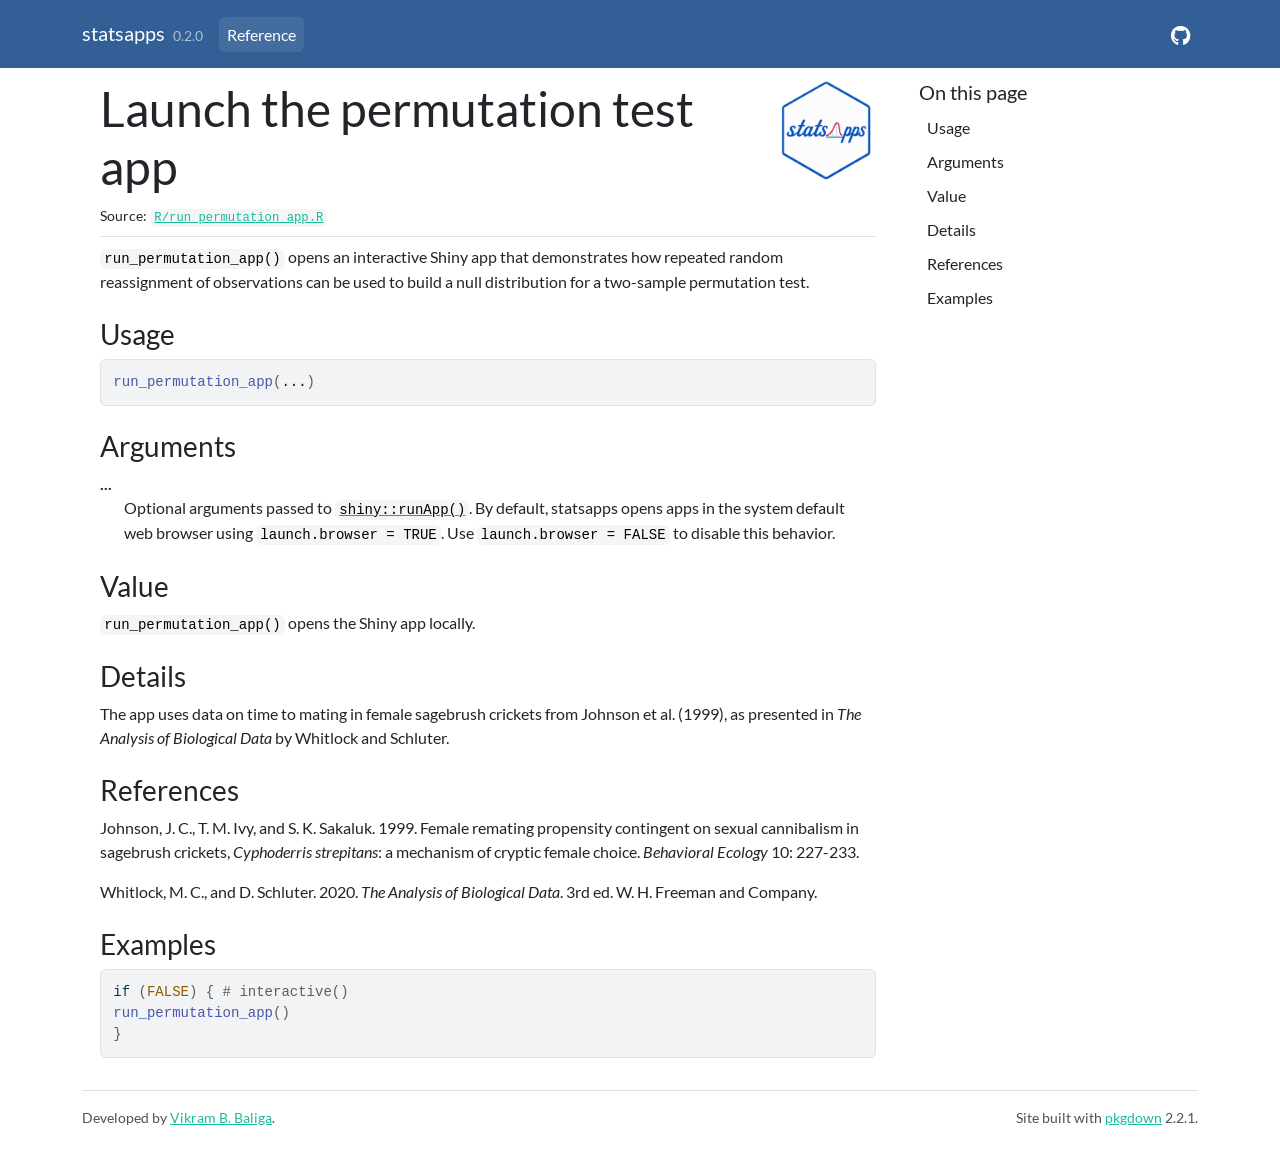
<file: reference/run_permutation_app.html>
<!DOCTYPE html>
<!-- Generated by pkgdown: do not edit by hand --><html lang="en"><head><meta http-equiv="Content-Type" content="text/html; charset=UTF-8"><meta charset="utf-8"><meta http-equiv="X-UA-Compatible" content="IE=edge"><meta name="viewport" content="width=device-width, initial-scale=1, shrink-to-fit=no"><title>Launch the permutation test app — run_permutation_app • statsapps</title><!-- favicons --><link rel="icon" type="image/png" sizes="96x96" href="../favicon-96x96.png"><link rel="icon" type="”image/svg+xml”" href="../favicon.svg"><link rel="apple-touch-icon" sizes="180x180" href="../apple-touch-icon.png"><link rel="icon" sizes="any" href="../favicon.ico"><link rel="manifest" href="../site.webmanifest"><script src="../deps/jquery-3.6.0/jquery-3.6.0.min.js"></script><meta name="viewport" content="width=device-width, initial-scale=1, shrink-to-fit=no"><link href="../deps/bootstrap-5.3.8/bootstrap.min.css" rel="stylesheet"><script src="../deps/bootstrap-5.3.8/bootstrap.bundle.min.js"></script><link href="../deps/font-awesome-6.5.2/css/all.min.css" rel="stylesheet"><link href="../deps/font-awesome-6.5.2/css/v4-shims.min.css" rel="stylesheet"><script src="../deps/headroom-0.11.0/headroom.min.js"></script><script src="../deps/headroom-0.11.0/jQuery.headroom.min.js"></script><script src="../deps/bootstrap-toc-1.0.1/bootstrap-toc.min.js"></script><script src="../deps/clipboard.js-2.0.11/clipboard.min.js"></script><script src="../deps/search-1.0.0/autocomplete.jquery.min.js"></script><script src="../deps/search-1.0.0/fuse.min.js"></script><script src="../deps/search-1.0.0/mark.min.js"></script><!-- pkgdown --><script src="../pkgdown.js"></script><meta property="og:title" content="Launch the permutation test app — run_permutation_app"><meta name="description" content="run_permutation_app() opens an interactive Shiny app that demonstrates how
repeated random reassignment of observations can be used to build a null
distribution for a two-sample permutation test."><meta property="og:description" content="run_permutation_app() opens an interactive Shiny app that demonstrates how
repeated random reassignment of observations can be used to build a null
distribution for a two-sample permutation test."><meta property="og:image" content="https://vbaliga.github.io/statsapps/logo.png"></head><body>
    <a href="#main" class="visually-hidden-focusable">Skip to contents</a>


    <nav class="navbar navbar-expand-lg fixed-top bg-primary" data-bs-theme="dark" aria-label="Site navigation"><div class="container">

    <a class="navbar-brand me-2" href="../index.html">statsapps</a>

    <small class="nav-text text-muted me-auto" data-bs-toggle="tooltip" data-bs-placement="bottom" title="">0.2.0</small>


    <button class="navbar-toggler" type="button" data-bs-toggle="collapse" data-bs-target="#navbar" aria-controls="navbar" aria-expanded="false" aria-label="Toggle navigation">
      <span class="navbar-toggler-icon"></span>
    </button>

    <div id="navbar" class="collapse navbar-collapse ms-3">
      <ul class="navbar-nav me-auto"><li class="active nav-item"><a class="nav-link" href="../reference/index.html">Reference</a></li>
      </ul><ul class="navbar-nav"><li class="nav-item"><a class="external-link nav-link" href="https://github.com/vbaliga/statsapps/" aria-label="GitHub"><span class="fa fab fa-github fa-lg"></span></a></li>
      </ul></div>


  </div>
</nav><div class="container template-reference-topic">
<div class="row">
  <main id="main" class="col-md-9"><div class="page-header">
      <img src="../logo.png" class="logo" alt=""><h1>Launch the permutation test app</h1>
      <small class="dont-index">Source: <a href="https://github.com/vbaliga/statsapps/blob/v0.2.0/R/run_permutation_app.R" class="external-link"><code>R/run_permutation_app.R</code></a></small>
      <div class="d-none name"><code>run_permutation_app.Rd</code></div>
    </div>

    <div class="ref-description section level2">
    <p><code>run_permutation_app()</code> opens an interactive Shiny app that demonstrates how
repeated random reassignment of observations can be used to build a null
distribution for a two-sample permutation test.</p>
    </div>

    <div class="section level2">
    <h2 id="ref-usage">Usage<a class="anchor" aria-label="anchor" href="#ref-usage"></a></h2>
    <div class="sourceCode"><pre class="sourceCode r"><code><span><span class="fu">run_permutation_app</span><span class="op">(</span><span class="va">...</span><span class="op">)</span></span></code></pre></div>
    </div>

    <div class="section level2">
    <h2 id="arguments">Arguments<a class="anchor" aria-label="anchor" href="#arguments"></a></h2>


<dl><dt id="arg--">...<a class="anchor" aria-label="anchor" href="#arg--"></a></dt>
<dd><p>Optional arguments passed to <code><a href="https://rdrr.io/pkg/shiny/man/runApp.html" class="external-link">shiny::runApp()</a></code>. By default,
statsapps opens apps in the system default web browser using
<code>launch.browser = TRUE</code>. Use <code>launch.browser = FALSE</code> to disable this
behavior.</p></dd>

</dl></div>
    <div class="section level2">
    <h2 id="value">Value<a class="anchor" aria-label="anchor" href="#value"></a></h2>
    <p><code>run_permutation_app()</code> opens the Shiny app locally.</p>
    </div>
    <div class="section level2">
    <h2 id="details">Details<a class="anchor" aria-label="anchor" href="#details"></a></h2>
    <p>The app uses data on time to mating in female sagebrush crickets from
Johnson et al. (1999), as presented in <em>The Analysis of Biological Data</em> by
Whitlock and Schluter.</p>
    </div>
    <div class="section level2">
    <h2 id="references">References<a class="anchor" aria-label="anchor" href="#references"></a></h2>
    <p>Johnson, J. C., T. M. Ivy, and S. K. Sakaluk. 1999. Female remating
propensity contingent on sexual cannibalism in sagebrush crickets,
<em>Cyphoderris strepitans</em>: a mechanism of cryptic female choice.
<em>Behavioral Ecology</em> 10: 227-233.</p>
<p>Whitlock, M. C., and D. Schluter. 2020. <em>The Analysis of Biological Data</em>.
3rd ed. W. H. Freeman and Company.</p>
    </div>

    <div class="section level2">
    <h2 id="ref-examples">Examples<a class="anchor" aria-label="anchor" href="#ref-examples"></a></h2>
    <div class="sourceCode"><pre class="sourceCode r"><code><span class="r-in"><span><span class="kw">if</span> <span class="op">(</span><span class="cn">FALSE</span><span class="op">)</span> <span class="op">{</span> <span class="co"># interactive()</span></span></span>
<span class="r-in"><span><span class="fu">run_permutation_app</span><span class="op">(</span><span class="op">)</span></span></span>
<span class="r-in"><span><span class="op">}</span></span></span>
</code></pre></div>
    </div>
  </main><aside class="col-md-3"><nav id="toc" aria-label="Table of contents"><h2>On this page</h2>
    </nav></aside></div>


    <footer><div class="pkgdown-footer-left">
  <p>Developed by <a href="https://vbaliga.github.io/" class="external-link">Vikram B. Baliga</a>.</p>
</div>

<div class="pkgdown-footer-right">
  <p>Site built with <a href="https://pkgdown.r-lib.org/" class="external-link">pkgdown</a> 2.2.1.</p>
</div>

    </footer></div>





  </body></html>
</file>
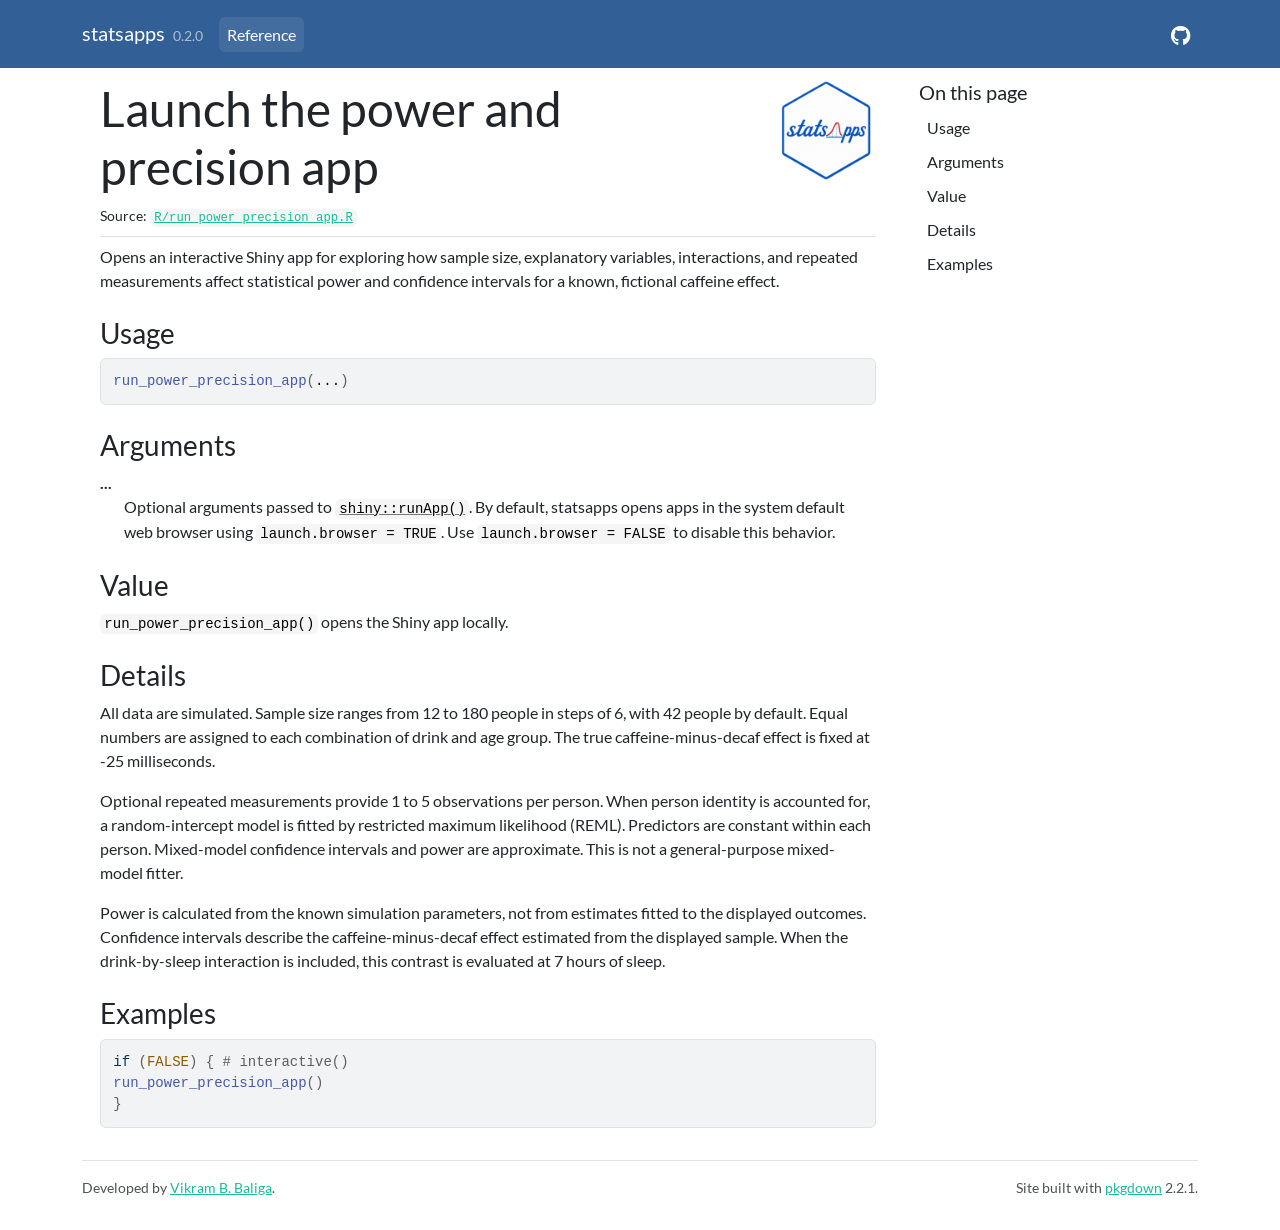
<file: reference/run_power_precision_app.html>
<!DOCTYPE html>
<!-- Generated by pkgdown: do not edit by hand --><html lang="en"><head><meta http-equiv="Content-Type" content="text/html; charset=UTF-8"><meta charset="utf-8"><meta http-equiv="X-UA-Compatible" content="IE=edge"><meta name="viewport" content="width=device-width, initial-scale=1, shrink-to-fit=no"><title>Launch the power and precision app — run_power_precision_app • statsapps</title><!-- favicons --><link rel="icon" type="image/png" sizes="96x96" href="../favicon-96x96.png"><link rel="icon" type="”image/svg+xml”" href="../favicon.svg"><link rel="apple-touch-icon" sizes="180x180" href="../apple-touch-icon.png"><link rel="icon" sizes="any" href="../favicon.ico"><link rel="manifest" href="../site.webmanifest"><script src="../deps/jquery-3.6.0/jquery-3.6.0.min.js"></script><meta name="viewport" content="width=device-width, initial-scale=1, shrink-to-fit=no"><link href="../deps/bootstrap-5.3.8/bootstrap.min.css" rel="stylesheet"><script src="../deps/bootstrap-5.3.8/bootstrap.bundle.min.js"></script><link href="../deps/font-awesome-6.5.2/css/all.min.css" rel="stylesheet"><link href="../deps/font-awesome-6.5.2/css/v4-shims.min.css" rel="stylesheet"><script src="../deps/headroom-0.11.0/headroom.min.js"></script><script src="../deps/headroom-0.11.0/jQuery.headroom.min.js"></script><script src="../deps/bootstrap-toc-1.0.1/bootstrap-toc.min.js"></script><script src="../deps/clipboard.js-2.0.11/clipboard.min.js"></script><script src="../deps/search-1.0.0/autocomplete.jquery.min.js"></script><script src="../deps/search-1.0.0/fuse.min.js"></script><script src="../deps/search-1.0.0/mark.min.js"></script><!-- pkgdown --><script src="../pkgdown.js"></script><meta property="og:title" content="Launch the power and precision app — run_power_precision_app"><meta name="description" content="Opens an interactive Shiny app for exploring how sample size, explanatory
variables, interactions, and repeated measurements affect statistical power
and confidence intervals for a known, fictional caffeine effect."><meta property="og:description" content="Opens an interactive Shiny app for exploring how sample size, explanatory
variables, interactions, and repeated measurements affect statistical power
and confidence intervals for a known, fictional caffeine effect."><meta property="og:image" content="https://vbaliga.github.io/statsapps/logo.png"></head><body>
    <a href="#main" class="visually-hidden-focusable">Skip to contents</a>


    <nav class="navbar navbar-expand-lg fixed-top bg-primary" data-bs-theme="dark" aria-label="Site navigation"><div class="container">

    <a class="navbar-brand me-2" href="../index.html">statsapps</a>

    <small class="nav-text text-muted me-auto" data-bs-toggle="tooltip" data-bs-placement="bottom" title="">0.2.0</small>


    <button class="navbar-toggler" type="button" data-bs-toggle="collapse" data-bs-target="#navbar" aria-controls="navbar" aria-expanded="false" aria-label="Toggle navigation">
      <span class="navbar-toggler-icon"></span>
    </button>

    <div id="navbar" class="collapse navbar-collapse ms-3">
      <ul class="navbar-nav me-auto"><li class="active nav-item"><a class="nav-link" href="../reference/index.html">Reference</a></li>
      </ul><ul class="navbar-nav"><li class="nav-item"><a class="external-link nav-link" href="https://github.com/vbaliga/statsapps/" aria-label="GitHub"><span class="fa fab fa-github fa-lg"></span></a></li>
      </ul></div>


  </div>
</nav><div class="container template-reference-topic">
<div class="row">
  <main id="main" class="col-md-9"><div class="page-header">
      <img src="../logo.png" class="logo" alt=""><h1>Launch the power and precision app</h1>
      <small class="dont-index">Source: <a href="https://github.com/vbaliga/statsapps/blob/v0.2.0/R/run_power_precision_app.R" class="external-link"><code>R/run_power_precision_app.R</code></a></small>
      <div class="d-none name"><code>run_power_precision_app.Rd</code></div>
    </div>

    <div class="ref-description section level2">
    <p>Opens an interactive Shiny app for exploring how sample size, explanatory
variables, interactions, and repeated measurements affect statistical power
and confidence intervals for a known, fictional caffeine effect.</p>
    </div>

    <div class="section level2">
    <h2 id="ref-usage">Usage<a class="anchor" aria-label="anchor" href="#ref-usage"></a></h2>
    <div class="sourceCode"><pre class="sourceCode r"><code><span><span class="fu">run_power_precision_app</span><span class="op">(</span><span class="va">...</span><span class="op">)</span></span></code></pre></div>
    </div>

    <div class="section level2">
    <h2 id="arguments">Arguments<a class="anchor" aria-label="anchor" href="#arguments"></a></h2>


<dl><dt id="arg--">...<a class="anchor" aria-label="anchor" href="#arg--"></a></dt>
<dd><p>Optional arguments passed to <code><a href="https://rdrr.io/pkg/shiny/man/runApp.html" class="external-link">shiny::runApp()</a></code>. By default,
statsapps opens apps in the system default web browser using
<code>launch.browser = TRUE</code>. Use <code>launch.browser = FALSE</code> to disable this
behavior.</p></dd>

</dl></div>
    <div class="section level2">
    <h2 id="value">Value<a class="anchor" aria-label="anchor" href="#value"></a></h2>
    <p><code>run_power_precision_app()</code> opens the Shiny app locally.</p>
    </div>
    <div class="section level2">
    <h2 id="details">Details<a class="anchor" aria-label="anchor" href="#details"></a></h2>
    <p>All data are simulated. Sample size ranges from 12 to 180 people in
steps of 6, with 42 people by default. Equal numbers are assigned to
each combination of drink and age group. The true caffeine-minus-decaf
effect is fixed at -25 milliseconds.</p>
<p>Optional repeated measurements provide 1 to 5 observations per person.
When person identity is accounted for, a random-intercept model is
fitted by restricted maximum likelihood (REML). Predictors are constant
within each person. Mixed-model confidence intervals and power are
approximate. This is not a general-purpose mixed-model fitter.</p>
<p>Power is calculated from the known simulation parameters, not from
estimates fitted to the displayed outcomes. Confidence intervals describe
the caffeine-minus-decaf effect estimated from the displayed sample.
When the drink-by-sleep interaction is included, this contrast is
evaluated at 7 hours of sleep.</p>
    </div>

    <div class="section level2">
    <h2 id="ref-examples">Examples<a class="anchor" aria-label="anchor" href="#ref-examples"></a></h2>
    <div class="sourceCode"><pre class="sourceCode r"><code><span class="r-in"><span><span class="kw">if</span> <span class="op">(</span><span class="cn">FALSE</span><span class="op">)</span> <span class="op">{</span> <span class="co"># interactive()</span></span></span>
<span class="r-in"><span><span class="fu">run_power_precision_app</span><span class="op">(</span><span class="op">)</span></span></span>
<span class="r-in"><span><span class="op">}</span></span></span>
</code></pre></div>
    </div>
  </main><aside class="col-md-3"><nav id="toc" aria-label="Table of contents"><h2>On this page</h2>
    </nav></aside></div>


    <footer><div class="pkgdown-footer-left">
  <p>Developed by <a href="https://vbaliga.github.io/" class="external-link">Vikram B. Baliga</a>.</p>
</div>

<div class="pkgdown-footer-right">
  <p>Site built with <a href="https://pkgdown.r-lib.org/" class="external-link">pkgdown</a> 2.2.1.</p>
</div>

    </footer></div>





  </body></html>
</file>
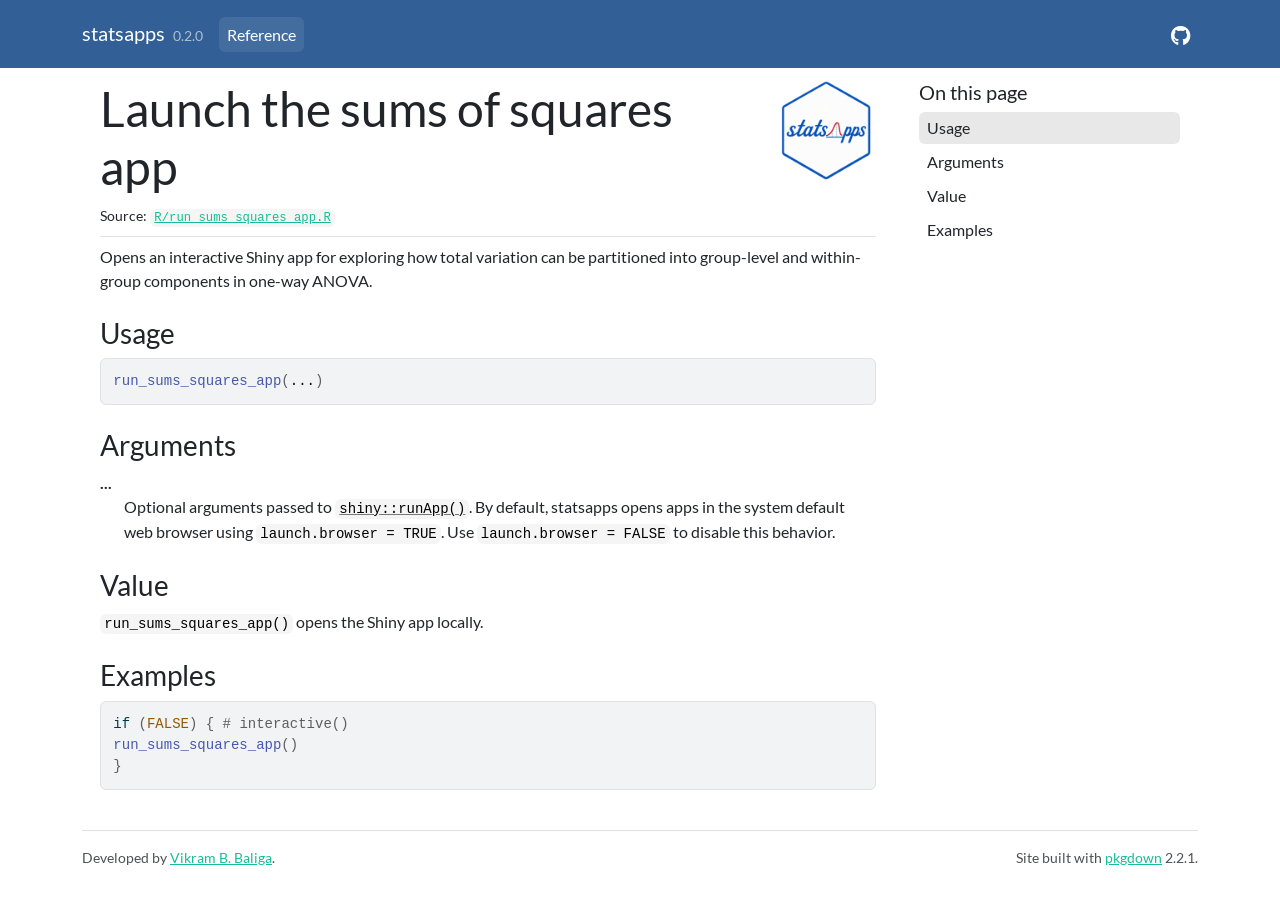
<file: reference/run_sums_squares_app.html>
<!DOCTYPE html>
<!-- Generated by pkgdown: do not edit by hand --><html lang="en"><head><meta http-equiv="Content-Type" content="text/html; charset=UTF-8"><meta charset="utf-8"><meta http-equiv="X-UA-Compatible" content="IE=edge"><meta name="viewport" content="width=device-width, initial-scale=1, shrink-to-fit=no"><title>Launch the sums of squares app — run_sums_squares_app • statsapps</title><!-- favicons --><link rel="icon" type="image/png" sizes="96x96" href="../favicon-96x96.png"><link rel="icon" type="”image/svg+xml”" href="../favicon.svg"><link rel="apple-touch-icon" sizes="180x180" href="../apple-touch-icon.png"><link rel="icon" sizes="any" href="../favicon.ico"><link rel="manifest" href="../site.webmanifest"><script src="../deps/jquery-3.6.0/jquery-3.6.0.min.js"></script><meta name="viewport" content="width=device-width, initial-scale=1, shrink-to-fit=no"><link href="../deps/bootstrap-5.3.8/bootstrap.min.css" rel="stylesheet"><script src="../deps/bootstrap-5.3.8/bootstrap.bundle.min.js"></script><link href="../deps/font-awesome-6.5.2/css/all.min.css" rel="stylesheet"><link href="../deps/font-awesome-6.5.2/css/v4-shims.min.css" rel="stylesheet"><script src="../deps/headroom-0.11.0/headroom.min.js"></script><script src="../deps/headroom-0.11.0/jQuery.headroom.min.js"></script><script src="../deps/bootstrap-toc-1.0.1/bootstrap-toc.min.js"></script><script src="../deps/clipboard.js-2.0.11/clipboard.min.js"></script><script src="../deps/search-1.0.0/autocomplete.jquery.min.js"></script><script src="../deps/search-1.0.0/fuse.min.js"></script><script src="../deps/search-1.0.0/mark.min.js"></script><!-- pkgdown --><script src="../pkgdown.js"></script><meta property="og:title" content="Launch the sums of squares app — run_sums_squares_app"><meta name="description" content="Opens an interactive Shiny app for exploring how total variation can be
partitioned into group-level and within-group components in one-way ANOVA."><meta property="og:description" content="Opens an interactive Shiny app for exploring how total variation can be
partitioned into group-level and within-group components in one-way ANOVA."><meta property="og:image" content="https://vbaliga.github.io/statsapps/logo.png"></head><body>
    <a href="#main" class="visually-hidden-focusable">Skip to contents</a>


    <nav class="navbar navbar-expand-lg fixed-top bg-primary" data-bs-theme="dark" aria-label="Site navigation"><div class="container">

    <a class="navbar-brand me-2" href="../index.html">statsapps</a>

    <small class="nav-text text-muted me-auto" data-bs-toggle="tooltip" data-bs-placement="bottom" title="">0.2.0</small>


    <button class="navbar-toggler" type="button" data-bs-toggle="collapse" data-bs-target="#navbar" aria-controls="navbar" aria-expanded="false" aria-label="Toggle navigation">
      <span class="navbar-toggler-icon"></span>
    </button>

    <div id="navbar" class="collapse navbar-collapse ms-3">
      <ul class="navbar-nav me-auto"><li class="active nav-item"><a class="nav-link" href="../reference/index.html">Reference</a></li>
      </ul><ul class="navbar-nav"><li class="nav-item"><a class="external-link nav-link" href="https://github.com/vbaliga/statsapps/" aria-label="GitHub"><span class="fa fab fa-github fa-lg"></span></a></li>
      </ul></div>


  </div>
</nav><div class="container template-reference-topic">
<div class="row">
  <main id="main" class="col-md-9"><div class="page-header">
      <img src="../logo.png" class="logo" alt=""><h1>Launch the sums of squares app</h1>
      <small class="dont-index">Source: <a href="https://github.com/vbaliga/statsapps/blob/v0.2.0/R/run_sums_squares_app.R" class="external-link"><code>R/run_sums_squares_app.R</code></a></small>
      <div class="d-none name"><code>run_sums_squares_app.Rd</code></div>
    </div>

    <div class="ref-description section level2">
    <p>Opens an interactive Shiny app for exploring how total variation can be
partitioned into group-level and within-group components in one-way ANOVA.</p>
    </div>

    <div class="section level2">
    <h2 id="ref-usage">Usage<a class="anchor" aria-label="anchor" href="#ref-usage"></a></h2>
    <div class="sourceCode"><pre class="sourceCode r"><code><span><span class="fu">run_sums_squares_app</span><span class="op">(</span><span class="va">...</span><span class="op">)</span></span></code></pre></div>
    </div>

    <div class="section level2">
    <h2 id="arguments">Arguments<a class="anchor" aria-label="anchor" href="#arguments"></a></h2>


<dl><dt id="arg--">...<a class="anchor" aria-label="anchor" href="#arg--"></a></dt>
<dd><p>Optional arguments passed to <code><a href="https://rdrr.io/pkg/shiny/man/runApp.html" class="external-link">shiny::runApp()</a></code>. By default,
statsapps opens apps in the system default web browser using
<code>launch.browser = TRUE</code>. Use <code>launch.browser = FALSE</code> to disable this
behavior.</p></dd>

</dl></div>
    <div class="section level2">
    <h2 id="value">Value<a class="anchor" aria-label="anchor" href="#value"></a></h2>
    <p><code>run_sums_squares_app()</code> opens the Shiny app locally.</p>
    </div>

    <div class="section level2">
    <h2 id="ref-examples">Examples<a class="anchor" aria-label="anchor" href="#ref-examples"></a></h2>
    <div class="sourceCode"><pre class="sourceCode r"><code><span class="r-in"><span><span class="kw">if</span> <span class="op">(</span><span class="cn">FALSE</span><span class="op">)</span> <span class="op">{</span> <span class="co"># interactive()</span></span></span>
<span class="r-in"><span><span class="fu">run_sums_squares_app</span><span class="op">(</span><span class="op">)</span></span></span>
<span class="r-in"><span><span class="op">}</span></span></span>
</code></pre></div>
    </div>
  </main><aside class="col-md-3"><nav id="toc" aria-label="Table of contents"><h2>On this page</h2>
    </nav></aside></div>


    <footer><div class="pkgdown-footer-left">
  <p>Developed by <a href="https://vbaliga.github.io/" class="external-link">Vikram B. Baliga</a>.</p>
</div>

<div class="pkgdown-footer-right">
  <p>Site built with <a href="https://pkgdown.r-lib.org/" class="external-link">pkgdown</a> 2.2.1.</p>
</div>

    </footer></div>





  </body></html>
</file>
<file: deps/font-awesome-6.5.2/css/v4-shims.min.css>
/*!
 * Font Awesome Free 6.5.2 by @fontawesome - https://fontawesome.com
 * License - https://fontawesome.com/license/free (Icons: CC BY 4.0, Fonts: SIL OFL 1.1, Code: MIT License)
 * Copyright 2024 Fonticons, Inc.
 */
.fa.fa-glass:before{content:"\f000"}.fa.fa-envelope-o{font-family:"Font Awesome 6 Free";font-weight:400}.fa.fa-envelope-o:before{content:"\f0e0"}.fa.fa-star-o{font-family:"Font Awesome 6 Free";font-weight:400}.fa.fa-star-o:before{content:"\f005"}.fa.fa-close:before,.fa.fa-remove:before{content:"\f00d"}.fa.fa-gear:before{content:"\f013"}.fa.fa-trash-o{font-family:"Font Awesome 6 Free";font-weight:400}.fa.fa-trash-o:before{content:"\f2ed"}.fa.fa-home:before{content:"\f015"}.fa.fa-file-o{font-family:"Font Awesome 6 Free";font-weight:400}.fa.fa-file-o:before{content:"\f15b"}.fa.fa-clock-o{font-family:"Font Awesome 6 Free";font-weight:400}.fa.fa-clock-o:before{content:"\f017"}.fa.fa-arrow-circle-o-down{font-family:"Font Awesome 6 Free";font-weight:400}.fa.fa-arrow-circle-o-down:before{content:"\f358"}.fa.fa-arrow-circle-o-up{font-family:"Font Awesome 6 Free";font-weight:400}.fa.fa-arrow-circle-o-up:before{content:"\f35b"}.fa.fa-play-circle-o{font-family:"Font Awesome 6 Free";font-weight:400}.fa.fa-play-circle-o:before{content:"\f144"}.fa.fa-repeat:before,.fa.fa-rotate-right:before{content:"\f01e"}.fa.fa-refresh:before{content:"\f021"}.fa.fa-list-alt{font-family:"Font Awesome 6 Free";font-weight:400}.fa.fa-list-alt:before{content:"\f022"}.fa.fa-dedent:before{content:"\f03b"}.fa.fa-video-camera:before{content:"\f03d"}.fa.fa-picture-o{font-family:"Font Awesome 6 Free";font-weight:400}.fa.fa-picture-o:before{content:"\f03e"}.fa.fa-photo{font-family:"Font Awesome 6 Free";font-weight:400}.fa.fa-photo:before{content:"\f03e"}.fa.fa-image{font-family:"Font Awesome 6 Free";font-weight:400}.fa.fa-image:before{content:"\f03e"}.fa.fa-map-marker:before{content:"\f3c5"}.fa.fa-pencil-square-o{font-family:"Font Awesome 6 Free";font-weight:400}.fa.fa-pencil-square-o:before{content:"\f044"}.fa.fa-edit{font-family:"Font Awesome 6 Free";font-weight:400}.fa.fa-edit:before{content:"\f044"}.fa.fa-share-square-o:before{content:"\f14d"}.fa.fa-check-square-o{font-family:"Font Awesome 6 Free";font-weight:400}.fa.fa-check-square-o:before{content:"\f14a"}.fa.fa-arrows:before{content:"\f0b2"}.fa.fa-times-circle-o{font-family:"Font Awesome 6 Free";font-weight:400}.fa.fa-times-circle-o:before{content:"\f057"}.fa.fa-check-circle-o{font-family:"Font Awesome 6 Free";font-weight:400}.fa.fa-check-circle-o:before{content:"\f058"}.fa.fa-mail-forward:before{content:"\f064"}.fa.fa-expand:before{content:"\f424"}.fa.fa-compress:before{content:"\f422"}.fa.fa-eye,.fa.fa-eye-slash{font-family:"Font Awesome 6 Free";font-weight:400}.fa.fa-warning:before{content:"\f071"}.fa.fa-calendar:before{content:"\f073"}.fa.fa-arrows-v:before{content:"\f338"}.fa.fa-arrows-h:before{content:"\f337"}.fa.fa-bar-chart-o:before,.fa.fa-bar-chart:before{content:"\e0e3"}.fa.fa-twitter-square{font-family:"Font Awesome 6 Brands";font-weight:400}.fa.fa-twitter-square:before{content:"\f081"}.fa.fa-facebook-square{font-family:"Font Awesome 6 Brands";font-weight:400}.fa.fa-facebook-square:before{content:"\f082"}.fa.fa-gears:before{content:"\f085"}.fa.fa-thumbs-o-up{font-family:"Font Awesome 6 Free";font-weight:400}.fa.fa-thumbs-o-up:before{content:"\f164"}.fa.fa-thumbs-o-down{font-family:"Font Awesome 6 Free";font-weight:400}.fa.fa-thumbs-o-down:before{content:"\f165"}.fa.fa-heart-o{font-family:"Font Awesome 6 Free";font-weight:400}.fa.fa-heart-o:before{content:"\f004"}.fa.fa-sign-out:before{content:"\f2f5"}.fa.fa-linkedin-square{font-family:"Font Awesome 6 Brands";font-weight:400}.fa.fa-linkedin-square:before{content:"\f08c"}.fa.fa-thumb-tack:before{content:"\f08d"}.fa.fa-external-link:before{content:"\f35d"}.fa.fa-sign-in:before{content:"\f2f6"}.fa.fa-github-square{font-family:"Font Awesome 6 Brands";font-weight:400}.fa.fa-github-square:before{content:"\f092"}.fa.fa-lemon-o{font-family:"Font Awesome 6 Free";font-weight:400}.fa.fa-lemon-o:before{content:"\f094"}.fa.fa-square-o{font-family:"Font Awesome 6 Free";font-weight:400}.fa.fa-square-o:before{content:"\f0c8"}.fa.fa-bookmark-o{font-family:"Font Awesome 6 Free";font-weight:400}.fa.fa-bookmark-o:before{content:"\f02e"}.fa.fa-facebook,.fa.fa-twitter{font-family:"Font Awesome 6 Brands";font-weight:400}.fa.fa-facebook:before{content:"\f39e"}.fa.fa-facebook-f{font-family:"Font Awesome 6 Brands";font-weight:400}.fa.fa-facebook-f:before{content:"\f39e"}.fa.fa-github{font-family:"Font Awesome 6 Brands";font-weight:400}.fa.fa-credit-card{font-family:"Font Awesome 6 Free";font-weight:400}.fa.fa-feed:before{content:"\f09e"}.fa.fa-hdd-o{font-family:"Font Awesome 6 Free";font-weight:400}.fa.fa-hdd-o:before{content:"\f0a0"}.fa.fa-hand-o-right{font-family:"Font Awesome 6 Free";font-weight:400}.fa.fa-hand-o-right:before{content:"\f0a4"}.fa.fa-hand-o-left{font-family:"Font Awesome 6 Free";font-weight:400}.fa.fa-hand-o-left:before{content:"\f0a5"}.fa.fa-hand-o-up{font-family:"Font Awesome 6 Free";font-weight:400}.fa.fa-hand-o-up:before{content:"\f0a6"}.fa.fa-hand-o-down{font-family:"Font Awesome 6 Free";font-weight:400}.fa.fa-hand-o-down:before{content:"\f0a7"}.fa.fa-globe:before{content:"\f57d"}.fa.fa-tasks:before{content:"\f828"}.fa.fa-arrows-alt:before{content:"\f31e"}.fa.fa-group:before{content:"\f0c0"}.fa.fa-chain:before{content:"\f0c1"}.fa.fa-cut:before{content:"\f0c4"}.fa.fa-files-o{font-family:"Font Awesome 6 Free";font-weight:400}.fa.fa-files-o:before{content:"\f0c5"}.fa.fa-floppy-o{font-family:"Font Awesome 6 Free";font-weight:400}.fa.fa-floppy-o:before{content:"\f0c7"}.fa.fa-save{font-family:"Font Awesome 6 Free";font-weight:400}.fa.fa-save:before{content:"\f0c7"}.fa.fa-navicon:before,.fa.fa-reorder:before{content:"\f0c9"}.fa.fa-magic:before{content:"\e2ca"}.fa.fa-pinterest,.fa.fa-pinterest-square{font-family:"Font Awesome 6 Brands";font-weight:400}.fa.fa-pinterest-square:before{content:"\f0d3"}.fa.fa-google-plus-square{font-family:"Font Awesome 6 Brands";font-weight:400}.fa.fa-google-plus-square:before{content:"\f0d4"}.fa.fa-google-plus{font-family:"Font Awesome 6 Brands";font-weight:400}.fa.fa-google-plus:before{content:"\f0d5"}.fa.fa-money:before{content:"\f3d1"}.fa.fa-unsorted:before{content:"\f0dc"}.fa.fa-sort-desc:before{content:"\f0dd"}.fa.fa-sort-asc:before{content:"\f0de"}.fa.fa-linkedin{font-family:"Font Awesome 6 Brands";font-weight:400}.fa.fa-linkedin:before{content:"\f0e1"}.fa.fa-rotate-left:before{content:"\f0e2"}.fa.fa-legal:before{content:"\f0e3"}.fa.fa-dashboard:before,.fa.fa-tachometer:before{content:"\f625"}.fa.fa-comment-o{font-family:"Font Awesome 6 Free";font-weight:400}.fa.fa-comment-o:before{content:"\f075"}.fa.fa-comments-o{font-family:"Font Awesome 6 Free";font-weight:400}.fa.fa-comments-o:before{content:"\f086"}.fa.fa-flash:before{content:"\f0e7"}.fa.fa-clipboard:before{content:"\f0ea"}.fa.fa-lightbulb-o{font-family:"Font Awesome 6 Free";font-weight:400}.fa.fa-lightbulb-o:before{content:"\f0eb"}.fa.fa-exchange:before{content:"\f362"}.fa.fa-cloud-download:before{content:"\f0ed"}.fa.fa-cloud-upload:before{content:"\f0ee"}.fa.fa-bell-o{font-family:"Font Awesome 6 Free";font-weight:400}.fa.fa-bell-o:before{content:"\f0f3"}.fa.fa-cutlery:before{content:"\f2e7"}.fa.fa-file-text-o{font-family:"Font Awesome 6 Free";font-weight:400}.fa.fa-file-text-o:before{content:"\f15c"}.fa.fa-building-o{font-family:"Font Awesome 6 Free";font-weight:400}.fa.fa-building-o:before{content:"\f1ad"}.fa.fa-hospital-o{font-family:"Font Awesome 6 Free";font-weight:400}.fa.fa-hospital-o:before{content:"\f0f8"}.fa.fa-tablet:before{content:"\f3fa"}.fa.fa-mobile-phone:before,.fa.fa-mobile:before{content:"\f3cd"}.fa.fa-circle-o{font-family:"Font Awesome 6 Free";font-weight:400}.fa.fa-circle-o:before{content:"\f111"}.fa.fa-mail-reply:before{content:"\f3e5"}.fa.fa-github-alt{font-family:"Font Awesome 6 Brands";font-weight:400}.fa.fa-folder-o{font-family:"Font Awesome 6 Free";font-weight:400}.fa.fa-folder-o:before{content:"\f07b"}.fa.fa-folder-open-o{font-family:"Font Awesome 6 Free";font-weight:400}.fa.fa-folder-open-o:before{content:"\f07c"}.fa.fa-smile-o{font-family:"Font Awesome 6 Free";font-weight:400}.fa.fa-smile-o:before{content:"\f118"}.fa.fa-frown-o{font-family:"Font Awesome 6 Free";font-weight:400}.fa.fa-frown-o:before{content:"\f119"}.fa.fa-meh-o{font-family:"Font Awesome 6 Free";font-weight:400}.fa.fa-meh-o:before{content:"\f11a"}.fa.fa-keyboard-o{font-family:"Font Awesome 6 Free";font-weight:400}.fa.fa-keyboard-o:before{content:"\f11c"}.fa.fa-flag-o{font-family:"Font Awesome 6 Free";font-weight:400}.fa.fa-flag-o:before{content:"\f024"}.fa.fa-mail-reply-all:before{content:"\f122"}.fa.fa-star-half-o{font-family:"Font Awesome 6 Free";font-weight:400}.fa.fa-star-half-o:before{content:"\f5c0"}.fa.fa-star-half-empty{font-family:"Font Awesome 6 Free";font-weight:400}.fa.fa-star-half-empty:before{content:"\f5c0"}.fa.fa-star-half-full{font-family:"Font Awesome 6 Free";font-weight:400}.fa.fa-star-half-full:before{content:"\f5c0"}.fa.fa-code-fork:before{content:"\f126"}.fa.fa-chain-broken:before,.fa.fa-unlink:before{content:"\f127"}.fa.fa-calendar-o{font-family:"Font Awesome 6 Free";font-weight:400}.fa.fa-calendar-o:before{content:"\f133"}.fa.fa-css3,.fa.fa-html5,.fa.fa-maxcdn{font-family:"Font Awesome 6 Brands";font-weight:400}.fa.fa-unlock-alt:before{content:"\f09c"}.fa.fa-minus-square-o{font-family:"Font Awesome 6 Free";font-weight:400}.fa.fa-minus-square-o:before{content:"\f146"}.fa.fa-level-up:before{content:"\f3bf"}.fa.fa-level-down:before{content:"\f3be"}.fa.fa-pencil-square:before{content:"\f14b"}.fa.fa-external-link-square:before{content:"\f360"}.fa.fa-compass{font-family:"Font Awesome 6 Free";font-weight:400}.fa.fa-caret-square-o-down{font-family:"Font Awesome 6 Free";font-weight:400}.fa.fa-caret-square-o-down:before{content:"\f150"}.fa.fa-toggle-down{font-family:"Font Awesome 6 Free";font-weight:400}.fa.fa-toggle-down:before{content:"\f150"}.fa.fa-caret-square-o-up{font-family:"Font Awesome 6 Free";font-weight:400}.fa.fa-caret-square-o-up:before{content:"\f151"}.fa.fa-toggle-up{font-family:"Font Awesome 6 Free";font-weight:400}.fa.fa-toggle-up:before{content:"\f151"}.fa.fa-caret-square-o-right{font-family:"Font Awesome 6 Free";font-weight:400}.fa.fa-caret-square-o-right:before{content:"\f152"}.fa.fa-toggle-right{font-family:"Font Awesome 6 Free";font-weight:400}.fa.fa-toggle-right:before{content:"\f152"}.fa.fa-eur:before,.fa.fa-euro:before{content:"\f153"}.fa.fa-gbp:before{content:"\f154"}.fa.fa-dollar:before,.fa.fa-usd:before{content:"\24"}.fa.fa-inr:before,.fa.fa-rupee:before{content:"\e1bc"}.fa.fa-cny:before,.fa.fa-jpy:before,.fa.fa-rmb:before,.fa.fa-yen:before{content:"\f157"}.fa.fa-rouble:before,.fa.fa-rub:before,.fa.fa-ruble:before{content:"\f158"}.fa.fa-krw:before,.fa.fa-won:before{content:"\f159"}.fa.fa-bitcoin,.fa.fa-btc{font-family:"Font Awesome 6 Brands";font-weight:400}.fa.fa-bitcoin:before{content:"\f15a"}.fa.fa-file-text:before{content:"\f15c"}.fa.fa-sort-alpha-asc:before{content:"\f15d"}.fa.fa-sort-alpha-desc:before{content:"\f881"}.fa.fa-sort-amount-asc:before{content:"\f884"}.fa.fa-sort-amount-desc:before{content:"\f160"}.fa.fa-sort-numeric-asc:before{content:"\f162"}.fa.fa-sort-numeric-desc:before{content:"\f886"}.fa.fa-youtube-square{font-family:"Font Awesome 6 Brands";font-weight:400}.fa.fa-youtube-square:before{content:"\f431"}.fa.fa-xing,.fa.fa-xing-square,.fa.fa-youtube{font-family:"Font Awesome 6 Brands";font-weight:400}.fa.fa-xing-square:before{content:"\f169"}.fa.fa-youtube-play{font-family:"Font Awesome 6 Brands";font-weight:400}.fa.fa-youtube-play:before{content:"\f167"}.fa.fa-adn,.fa.fa-bitbucket,.fa.fa-bitbucket-square,.fa.fa-dropbox,.fa.fa-flickr,.fa.fa-instagram,.fa.fa-stack-overflow{font-family:"Font Awesome 6 Brands";font-weight:400}.fa.fa-bitbucket-square:before{content:"\f171"}.fa.fa-tumblr,.fa.fa-tumblr-square{font-family:"Font Awesome 6 Brands";font-weight:400}.fa.fa-tumblr-square:before{content:"\f174"}.fa.fa-long-arrow-down:before{content:"\f309"}.fa.fa-long-arrow-up:before{content:"\f30c"}.fa.fa-long-arrow-left:before{content:"\f30a"}.fa.fa-long-arrow-right:before{content:"\f30b"}.fa.fa-android,.fa.fa-apple,.fa.fa-dribbble,.fa.fa-foursquare,.fa.fa-gittip,.fa.fa-gratipay,.fa.fa-linux,.fa.fa-skype,.fa.fa-trello,.fa.fa-windows{font-family:"Font Awesome 6 Brands";font-weight:400}.fa.fa-gittip:before{content:"\f184"}.fa.fa-sun-o{font-family:"Font Awesome 6 Free";font-weight:400}.fa.fa-sun-o:before{content:"\f185"}.fa.fa-moon-o{font-family:"Font Awesome 6 Free";font-weight:400}.fa.fa-moon-o:before{content:"\f186"}.fa.fa-pagelines,.fa.fa-renren,.fa.fa-stack-exchange,.fa.fa-vk,.fa.fa-weibo{font-family:"Font Awesome 6 Brands";font-weight:400}.fa.fa-arrow-circle-o-right{font-family:"Font Awesome 6 Free";font-weight:400}.fa.fa-arrow-circle-o-right:before{content:"\f35a"}.fa.fa-arrow-circle-o-left{font-family:"Font Awesome 6 Free";font-weight:400}.fa.fa-arrow-circle-o-left:before{content:"\f359"}.fa.fa-caret-square-o-left{font-family:"Font Awesome 6 Free";font-weight:400}.fa.fa-caret-square-o-left:before{content:"\f191"}.fa.fa-toggle-left{font-family:"Font Awesome 6 Free";font-weight:400}.fa.fa-toggle-left:before{content:"\f191"}.fa.fa-dot-circle-o{font-family:"Font Awesome 6 Free";font-weight:400}.fa.fa-dot-circle-o:before{content:"\f192"}.fa.fa-vimeo-square{font-family:"Font Awesome 6 Brands";font-weight:400}.fa.fa-vimeo-square:before{content:"\f194"}.fa.fa-try:before,.fa.fa-turkish-lira:before{content:"\e2bb"}.fa.fa-plus-square-o{font-family:"Font Awesome 6 Free";font-weight:400}.fa.fa-plus-square-o:before{content:"\f0fe"}.fa.fa-openid,.fa.fa-slack,.fa.fa-wordpress{font-family:"Font Awesome 6 Brands";font-weight:400}.fa.fa-bank:before,.fa.fa-institution:before{content:"\f19c"}.fa.fa-mortar-board:before{content:"\f19d"}.fa.fa-google,.fa.fa-reddit,.fa.fa-reddit-square,.fa.fa-yahoo{font-family:"Font Awesome 6 Brands";font-weight:400}.fa.fa-reddit-square:before{content:"\f1a2"}.fa.fa-behance,.fa.fa-behance-square,.fa.fa-delicious,.fa.fa-digg,.fa.fa-drupal,.fa.fa-joomla,.fa.fa-pied-piper-alt,.fa.fa-pied-piper-pp,.fa.fa-stumbleupon,.fa.fa-stumbleupon-circle{font-family:"Font Awesome 6 Brands";font-weight:400}.fa.fa-behance-square:before{content:"\f1b5"}.fa.fa-steam,.fa.fa-steam-square{font-family:"Font Awesome 6 Brands";font-weight:400}.fa.fa-steam-square:before{content:"\f1b7"}.fa.fa-automobile:before{content:"\f1b9"}.fa.fa-cab:before{content:"\f1ba"}.fa.fa-deviantart,.fa.fa-soundcloud,.fa.fa-spotify{font-family:"Font Awesome 6 Brands";font-weight:400}.fa.fa-file-pdf-o{font-family:"Font Awesome 6 Free";font-weight:400}.fa.fa-file-pdf-o:before{content:"\f1c1"}.fa.fa-file-word-o{font-family:"Font Awesome 6 Free";font-weight:400}.fa.fa-file-word-o:before{content:"\f1c2"}.fa.fa-file-excel-o{font-family:"Font Awesome 6 Free";font-weight:400}.fa.fa-file-excel-o:before{content:"\f1c3"}.fa.fa-file-powerpoint-o{font-family:"Font Awesome 6 Free";font-weight:400}.fa.fa-file-powerpoint-o:before{content:"\f1c4"}.fa.fa-file-image-o{font-family:"Font Awesome 6 Free";font-weight:400}.fa.fa-file-image-o:before{content:"\f1c5"}.fa.fa-file-photo-o{font-family:"Font Awesome 6 Free";font-weight:400}.fa.fa-file-photo-o:before{content:"\f1c5"}.fa.fa-file-picture-o{font-family:"Font Awesome 6 Free";font-weight:400}.fa.fa-file-picture-o:before{content:"\f1c5"}.fa.fa-file-archive-o{font-family:"Font Awesome 6 Free";font-weight:400}.fa.fa-file-archive-o:before{content:"\f1c6"}.fa.fa-file-zip-o{font-family:"Font Awesome 6 Free";font-weight:400}.fa.fa-file-zip-o:before{content:"\f1c6"}.fa.fa-file-audio-o{font-family:"Font Awesome 6 Free";font-weight:400}.fa.fa-file-audio-o:before{content:"\f1c7"}.fa.fa-file-sound-o{font-family:"Font Awesome 6 Free";font-weight:400}.fa.fa-file-sound-o:before{content:"\f1c7"}.fa.fa-file-video-o{font-family:"Font Awesome 6 Free";font-weight:400}.fa.fa-file-video-o:before{content:"\f1c8"}.fa.fa-file-movie-o{font-family:"Font Awesome 6 Free";font-weight:400}.fa.fa-file-movie-o:before{content:"\f1c8"}.fa.fa-file-code-o{font-family:"Font Awesome 6 Free";font-weight:400}.fa.fa-file-code-o:before{content:"\f1c9"}.fa.fa-codepen,.fa.fa-jsfiddle,.fa.fa-vine{font-family:"Font Awesome 6 Brands";font-weight:400}.fa.fa-life-bouy:before,.fa.fa-life-buoy:before,.fa.fa-life-saver:before,.fa.fa-support:before{content:"\f1cd"}.fa.fa-circle-o-notch:before{content:"\f1ce"}.fa.fa-ra,.fa.fa-rebel{font-family:"Font Awesome 6 Brands";font-weight:400}.fa.fa-ra:before{content:"\f1d0"}.fa.fa-resistance{font-family:"Font Awesome 6 Brands";font-weight:400}.fa.fa-resistance:before{content:"\f1d0"}.fa.fa-empire,.fa.fa-ge{font-family:"Font Awesome 6 Brands";font-weight:400}.fa.fa-ge:before{content:"\f1d1"}.fa.fa-git-square{font-family:"Font Awesome 6 Brands";font-weight:400}.fa.fa-git-square:before{content:"\f1d2"}.fa.fa-git,.fa.fa-hacker-news,.fa.fa-y-combinator-square{font-family:"Font Awesome 6 Brands";font-weight:400}.fa.fa-y-combinator-square:before{content:"\f1d4"}.fa.fa-yc-square{font-family:"Font Awesome 6 Brands";font-weight:400}.fa.fa-yc-square:before{content:"\f1d4"}.fa.fa-qq,.fa.fa-tencent-weibo,.fa.fa-wechat,.fa.fa-weixin{font-family:"Font Awesome 6 Brands";font-weight:400}.fa.fa-wechat:before{content:"\f1d7"}.fa.fa-send:before{content:"\f1d8"}.fa.fa-paper-plane-o{font-family:"Font Awesome 6 Free";font-weight:400}.fa.fa-paper-plane-o:before{content:"\f1d8"}.fa.fa-send-o{font-family:"Font Awesome 6 Free";font-weight:400}.fa.fa-send-o:before{content:"\f1d8"}.fa.fa-circle-thin{font-family:"Font Awesome 6 Free";font-weight:400}.fa.fa-circle-thin:before{content:"\f111"}.fa.fa-header:before{content:"\f1dc"}.fa.fa-futbol-o{font-family:"Font Awesome 6 Free";font-weight:400}.fa.fa-futbol-o:before{content:"\f1e3"}.fa.fa-soccer-ball-o{font-family:"Font Awesome 6 Free";font-weight:400}.fa.fa-soccer-ball-o:before{content:"\f1e3"}.fa.fa-slideshare,.fa.fa-twitch,.fa.fa-yelp{font-family:"Font Awesome 6 Brands";font-weight:400}.fa.fa-newspaper-o{font-family:"Font Awesome 6 Free";font-weight:400}.fa.fa-newspaper-o:before{content:"\f1ea"}.fa.fa-cc-amex,.fa.fa-cc-discover,.fa.fa-cc-mastercard,.fa.fa-cc-paypal,.fa.fa-cc-stripe,.fa.fa-cc-visa,.fa.fa-google-wallet,.fa.fa-paypal{font-family:"Font Awesome 6 Brands";font-weight:400}.fa.fa-bell-slash-o{font-family:"Font Awesome 6 Free";font-weight:400}.fa.fa-bell-slash-o:before{content:"\f1f6"}.fa.fa-trash:before{content:"\f2ed"}.fa.fa-copyright{font-family:"Font Awesome 6 Free";font-weight:400}.fa.fa-eyedropper:before{content:"\f1fb"}.fa.fa-area-chart:before{content:"\f1fe"}.fa.fa-pie-chart:before{content:"\f200"}.fa.fa-line-chart:before{content:"\f201"}.fa.fa-lastfm,.fa.fa-lastfm-square{font-family:"Font Awesome 6 Brands";font-weight:400}.fa.fa-lastfm-square:before{content:"\f203"}.fa.fa-angellist,.fa.fa-ioxhost{font-family:"Font Awesome 6 Brands";font-weight:400}.fa.fa-cc{font-family:"Font Awesome 6 Free";font-weight:400}.fa.fa-cc:before{content:"\f20a"}.fa.fa-ils:before,.fa.fa-shekel:before,.fa.fa-sheqel:before{content:"\f20b"}.fa.fa-buysellads,.fa.fa-connectdevelop,.fa.fa-dashcube,.fa.fa-forumbee,.fa.fa-leanpub,.fa.fa-sellsy,.fa.fa-shirtsinbulk,.fa.fa-simplybuilt,.fa.fa-skyatlas{font-family:"Font Awesome 6 Brands";font-weight:400}.fa.fa-diamond{font-family:"Font Awesome 6 Free";font-weight:400}.fa.fa-diamond:before{content:"\f3a5"}.fa.fa-intersex:before,.fa.fa-transgender:before{content:"\f224"}.fa.fa-transgender-alt:before{content:"\f225"}.fa.fa-facebook-official{font-family:"Font Awesome 6 Brands";font-weight:400}.fa.fa-facebook-official:before{content:"\f09a"}.fa.fa-pinterest-p,.fa.fa-whatsapp{font-family:"Font Awesome 6 Brands";font-weight:400}.fa.fa-hotel:before{content:"\f236"}.fa.fa-medium,.fa.fa-viacoin,.fa.fa-y-combinator,.fa.fa-yc{font-family:"Font Awesome 6 Brands";font-weight:400}.fa.fa-yc:before{content:"\f23b"}.fa.fa-expeditedssl,.fa.fa-opencart,.fa.fa-optin-monster{font-family:"Font Awesome 6 Brands";font-weight:400}.fa.fa-battery-4:before,.fa.fa-battery:before{content:"\f240"}.fa.fa-battery-3:before{content:"\f241"}.fa.fa-battery-2:before{content:"\f242"}.fa.fa-battery-1:before{content:"\f243"}.fa.fa-battery-0:before{content:"\f244"}.fa.fa-object-group,.fa.fa-object-ungroup,.fa.fa-sticky-note-o{font-family:"Font Awesome 6 Free";font-weight:400}.fa.fa-sticky-note-o:before{content:"\f249"}.fa.fa-cc-diners-club,.fa.fa-cc-jcb{font-family:"Font Awesome 6 Brands";font-weight:400}.fa.fa-clone{font-family:"Font Awesome 6 Free";font-weight:400}.fa.fa-hourglass-o:before{content:"\f254"}.fa.fa-hourglass-1:before{content:"\f251"}.fa.fa-hourglass-2:before{content:"\f252"}.fa.fa-hourglass-3:before{content:"\f253"}.fa.fa-hand-rock-o{font-family:"Font Awesome 6 Free";font-weight:400}.fa.fa-hand-rock-o:before{content:"\f255"}.fa.fa-hand-grab-o{font-family:"Font Awesome 6 Free";font-weight:400}.fa.fa-hand-grab-o:before{content:"\f255"}.fa.fa-hand-paper-o{font-family:"Font Awesome 6 Free";font-weight:400}.fa.fa-hand-paper-o:before{content:"\f256"}.fa.fa-hand-stop-o{font-family:"Font Awesome 6 Free";font-weight:400}.fa.fa-hand-stop-o:before{content:"\f256"}.fa.fa-hand-scissors-o{font-family:"Font Awesome 6 Free";font-weight:400}.fa.fa-hand-scissors-o:before{content:"\f257"}.fa.fa-hand-lizard-o{font-family:"Font Awesome 6 Free";font-weight:400}.fa.fa-hand-lizard-o:before{content:"\f258"}.fa.fa-hand-spock-o{font-family:"Font Awesome 6 Free";font-weight:400}.fa.fa-hand-spock-o:before{content:"\f259"}.fa.fa-hand-pointer-o{font-family:"Font Awesome 6 Free";font-weight:400}.fa.fa-hand-pointer-o:before{content:"\f25a"}.fa.fa-hand-peace-o{font-family:"Font Awesome 6 Free";font-weight:400}.fa.fa-hand-peace-o:before{content:"\f25b"}.fa.fa-registered{font-family:"Font Awesome 6 Free";font-weight:400}.fa.fa-creative-commons,.fa.fa-gg,.fa.fa-gg-circle,.fa.fa-odnoklassniki,.fa.fa-odnoklassniki-square{font-family:"Font Awesome 6 Brands";font-weight:400}.fa.fa-odnoklassniki-square:before{content:"\f264"}.fa.fa-chrome,.fa.fa-firefox,.fa.fa-get-pocket,.fa.fa-internet-explorer,.fa.fa-opera,.fa.fa-safari,.fa.fa-wikipedia-w{font-family:"Font Awesome 6 Brands";font-weight:400}.fa.fa-television:before{content:"\f26c"}.fa.fa-500px,.fa.fa-amazon,.fa.fa-contao{font-family:"Font Awesome 6 Brands";font-weight:400}.fa.fa-calendar-plus-o{font-family:"Font Awesome 6 Free";font-weight:400}.fa.fa-calendar-plus-o:before{content:"\f271"}.fa.fa-calendar-minus-o{font-family:"Font Awesome 6 Free";font-weight:400}.fa.fa-calendar-minus-o:before{content:"\f272"}.fa.fa-calendar-times-o{font-family:"Font Awesome 6 Free";font-weight:400}.fa.fa-calendar-times-o:before{content:"\f273"}.fa.fa-calendar-check-o{font-family:"Font Awesome 6 Free";font-weight:400}.fa.fa-calendar-check-o:before{content:"\f274"}.fa.fa-map-o{font-family:"Font Awesome 6 Free";font-weight:400}.fa.fa-map-o:before{content:"\f279"}.fa.fa-commenting:before{content:"\f4ad"}.fa.fa-commenting-o{font-family:"Font Awesome 6 Free";font-weight:400}.fa.fa-commenting-o:before{content:"\f4ad"}.fa.fa-houzz,.fa.fa-vimeo{font-family:"Font Awesome 6 Brands";font-weight:400}.fa.fa-vimeo:before{content:"\f27d"}.fa.fa-black-tie,.fa.fa-edge,.fa.fa-fonticons,.fa.fa-reddit-alien{font-family:"Font Awesome 6 Brands";font-weight:400}.fa.fa-credit-card-alt:before{content:"\f09d"}.fa.fa-codiepie,.fa.fa-fort-awesome,.fa.fa-mixcloud,.fa.fa-modx,.fa.fa-product-hunt,.fa.fa-scribd,.fa.fa-usb{font-family:"Font Awesome 6 Brands";font-weight:400}.fa.fa-pause-circle-o{font-family:"Font Awesome 6 Free";font-weight:400}.fa.fa-pause-circle-o:before{content:"\f28b"}.fa.fa-stop-circle-o{font-family:"Font Awesome 6 Free";font-weight:400}.fa.fa-stop-circle-o:before{content:"\f28d"}.fa.fa-bluetooth,.fa.fa-bluetooth-b,.fa.fa-envira,.fa.fa-gitlab,.fa.fa-wheelchair-alt,.fa.fa-wpbeginner,.fa.fa-wpforms{font-family:"Font Awesome 6 Brands";font-weight:400}.fa.fa-wheelchair-alt:before{content:"\f368"}.fa.fa-question-circle-o{font-family:"Font Awesome 6 Free";font-weight:400}.fa.fa-question-circle-o:before{content:"\f059"}.fa.fa-volume-control-phone:before{content:"\f2a0"}.fa.fa-asl-interpreting:before{content:"\f2a3"}.fa.fa-deafness:before,.fa.fa-hard-of-hearing:before{content:"\f2a4"}.fa.fa-glide,.fa.fa-glide-g{font-family:"Font Awesome 6 Brands";font-weight:400}.fa.fa-signing:before{content:"\f2a7"}.fa.fa-viadeo,.fa.fa-viadeo-square{font-family:"Font Awesome 6 Brands";font-weight:400}.fa.fa-viadeo-square:before{content:"\f2aa"}.fa.fa-snapchat,.fa.fa-snapchat-ghost{font-family:"Font Awesome 6 Brands";font-weight:400}.fa.fa-snapchat-ghost:before{content:"\f2ab"}.fa.fa-snapchat-square{font-family:"Font Awesome 6 Brands";font-weight:400}.fa.fa-snapchat-square:before{content:"\f2ad"}.fa.fa-first-order,.fa.fa-google-plus-official,.fa.fa-pied-piper,.fa.fa-themeisle,.fa.fa-yoast{font-family:"Font Awesome 6 Brands";font-weight:400}.fa.fa-google-plus-official:before{content:"\f2b3"}.fa.fa-google-plus-circle{font-family:"Font Awesome 6 Brands";font-weight:400}.fa.fa-google-plus-circle:before{content:"\f2b3"}.fa.fa-fa,.fa.fa-font-awesome{font-family:"Font Awesome 6 Brands";font-weight:400}.fa.fa-fa:before{content:"\f2b4"}.fa.fa-handshake-o{font-family:"Font Awesome 6 Free";font-weight:400}.fa.fa-handshake-o:before{content:"\f2b5"}.fa.fa-envelope-open-o{font-family:"Font Awesome 6 Free";font-weight:400}.fa.fa-envelope-open-o:before{content:"\f2b6"}.fa.fa-linode{font-family:"Font Awesome 6 Brands";font-weight:400}.fa.fa-address-book-o{font-family:"Font Awesome 6 Free";font-weight:400}.fa.fa-address-book-o:before{content:"\f2b9"}.fa.fa-vcard:before{content:"\f2bb"}.fa.fa-address-card-o{font-family:"Font Awesome 6 Free";font-weight:400}.fa.fa-address-card-o:before{content:"\f2bb"}.fa.fa-vcard-o{font-family:"Font Awesome 6 Free";font-weight:400}.fa.fa-vcard-o:before{content:"\f2bb"}.fa.fa-user-circle-o{font-family:"Font Awesome 6 Free";font-weight:400}.fa.fa-user-circle-o:before{content:"\f2bd"}.fa.fa-user-o{font-family:"Font Awesome 6 Free";font-weight:400}.fa.fa-user-o:before{content:"\f007"}.fa.fa-id-badge{font-family:"Font Awesome 6 Free";font-weight:400}.fa.fa-drivers-license:before{content:"\f2c2"}.fa.fa-id-card-o{font-family:"Font Awesome 6 Free";font-weight:400}.fa.fa-id-card-o:before{content:"\f2c2"}.fa.fa-drivers-license-o{font-family:"Font Awesome 6 Free";font-weight:400}.fa.fa-drivers-license-o:before{content:"\f2c2"}.fa.fa-free-code-camp,.fa.fa-quora,.fa.fa-telegram{font-family:"Font Awesome 6 Brands";font-weight:400}.fa.fa-thermometer-4:before,.fa.fa-thermometer:before{content:"\f2c7"}.fa.fa-thermometer-3:before{content:"\f2c8"}.fa.fa-thermometer-2:before{content:"\f2c9"}.fa.fa-thermometer-1:before{content:"\f2ca"}.fa.fa-thermometer-0:before{content:"\f2cb"}.fa.fa-bathtub:before,.fa.fa-s15:before{content:"\f2cd"}.fa.fa-window-maximize,.fa.fa-window-restore{font-family:"Font Awesome 6 Free";font-weight:400}.fa.fa-times-rectangle:before{content:"\f410"}.fa.fa-window-close-o{font-family:"Font Awesome 6 Free";font-weight:400}.fa.fa-window-close-o:before{content:"\f410"}.fa.fa-times-rectangle-o{font-family:"Font Awesome 6 Free";font-weight:400}.fa.fa-times-rectangle-o:before{content:"\f410"}.fa.fa-bandcamp,.fa.fa-eercast,.fa.fa-etsy,.fa.fa-grav,.fa.fa-imdb,.fa.fa-ravelry{font-family:"Font Awesome 6 Brands";font-weight:400}.fa.fa-eercast:before{content:"\f2da"}.fa.fa-snowflake-o{font-family:"Font Awesome 6 Free";font-weight:400}.fa.fa-snowflake-o:before{content:"\f2dc"}.fa.fa-meetup,.fa.fa-superpowers,.fa.fa-wpexplorer{font-family:"Font Awesome 6 Brands";font-weight:400}
</file>
